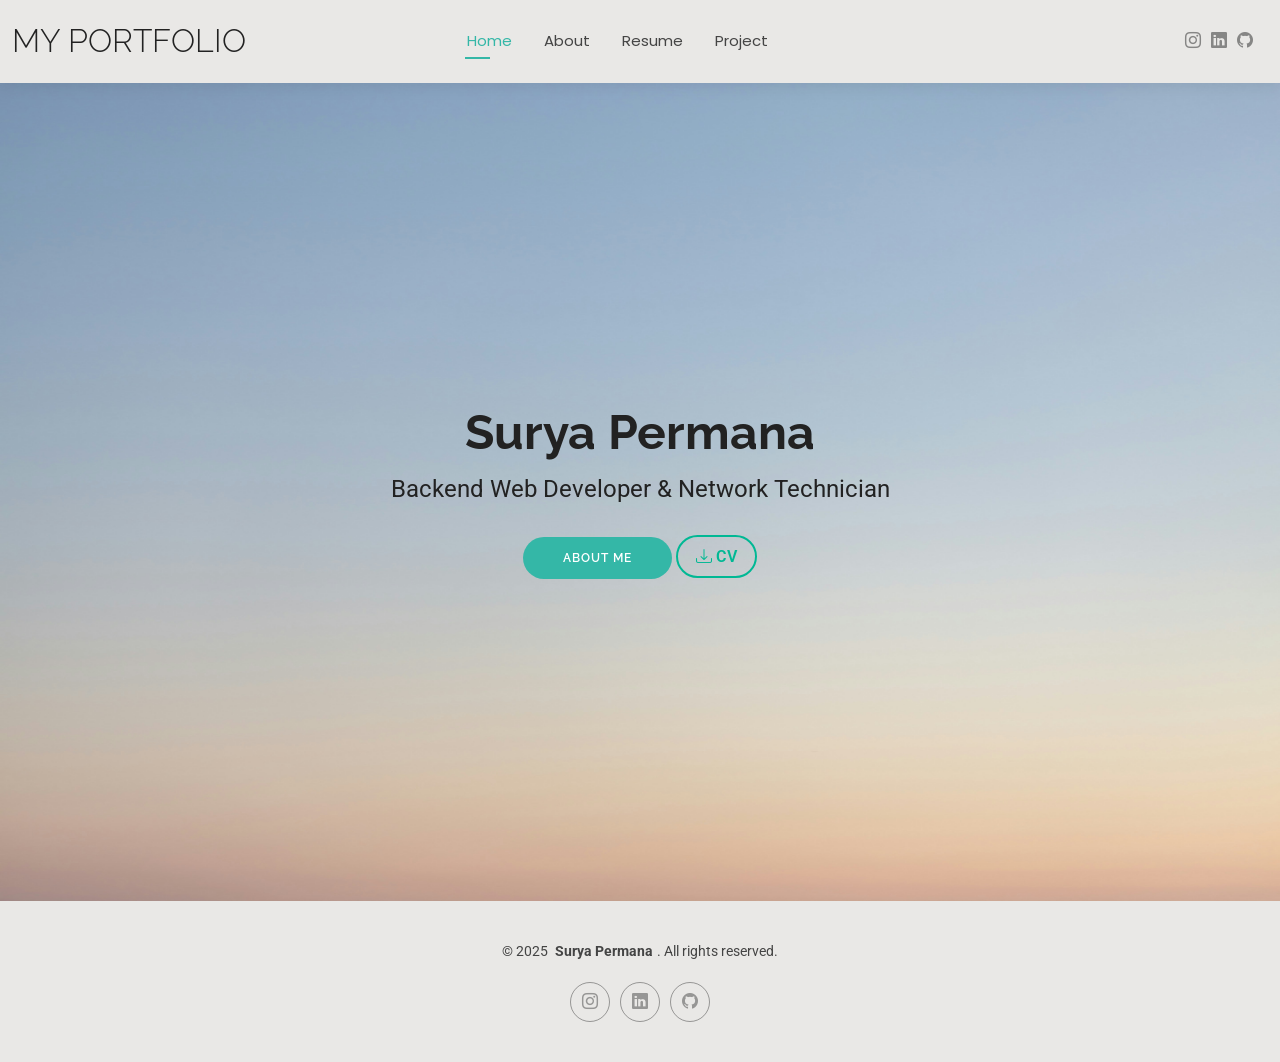
<file: index.html>
<!DOCTYPE html>
<html lang="en">
  <head>
    <meta charset="utf-8" />
    <meta content="width=device-width, initial-scale=1.0" name="viewport" />
    <title>Portfolio - Surya Permana</title>
    <meta name="description" content="" />
    <meta name="keywords" content="" />

    <!-- Favicons -->
    <link href="assets/img/favicon.png" rel="icon" />
    <link href="assets/img/apple-touch-icon.png" rel="apple-touch-icon" />

    <!-- Fonts -->
    <link href="https://fonts.googleapis.com" rel="preconnect" />
    <link href="https://fonts.gstatic.com" rel="preconnect" crossorigin />
    <link
      href="https://fonts.googleapis.com/css2?family=Roboto:ital,wght@0,100;0,300;0,400;0,500;0,700;0,900;1,100;1,300;1,400;1,500;1,700;1,900&family=Poppins:ital,wght@0,100;0,200;0,300;0,400;0,500;0,600;0,700;0,800;0,900;1,100;1,200;1,300;1,400;1,500;1,600;1,700;1,800;1,900&family=Raleway:ital,wght@0,100;0,200;0,300;0,400;0,500;0,600;0,700;0,800;0,900;1,100;1,200;1,300;1,400;1,500;1,600;1,700;1,800;1,900&display=swap"
      rel="stylesheet"
    />

    <!-- Vendor CSS Files -->
    <link
      href="assets/vendor/bootstrap/css/bootstrap.min.css"
      rel="stylesheet"
    />
    <link
      href="assets/vendor/bootstrap-icons/bootstrap-icons.css"
      rel="stylesheet"
    />
    <link href="assets/vendor/aos/aos.css" rel="stylesheet" />
    <link href="assets/vendor/swiper/swiper-bundle.min.css" rel="stylesheet" />
    <link
      href="assets/vendor/glightbox/css/glightbox.min.css"
      rel="stylesheet"
    />

    <!-- Main CSS File -->
    <link href="assets/css/main.css" rel="stylesheet" />
  </head>

  <body class="index-page">
    <header
      id="header"
      class="header d-flex align-items-center light-background sticky-top"
    >
      <div class="container-fluid position-relative d-flex align-items-center">
        <a
          href="index.html"
          class="logo d-flex align-items-center me-auto me-xl-0"
        >
          <!-- Uncomment the line below if you also wish to use an image logo -->
          <!-- <img src="assets/img/logo.png" alt=""> -->
          <h1 class="sitename">MY Portfolio</h1>
        </a>

        <nav id="navmenu" class="navmenu mx-auto">
          <ul>
            <li><a href="index.html" class="active">Home</a></li>
            <li><a href="about.html">About</a></li>
            <li><a href="resume.html">Resume</a></li>
            <li><a href="portfolio.html">Project</a></li>
          </ul>
          <i class="mobile-nav-toggle d-xl-none bi bi-list"></i>
        </nav>

        <div class="header-social-links ms-auto">
          <a href="https://www.instagram.com/xsuryaax/" class="instagram"
            ><i class="bi bi-instagram"></i
          ></a>
          <a
            href="https://www.linkedin.com/in/surya-permana-0319a622b/"
            class="linkedin"
            ><i class="bi bi-linkedin"></i
          ></a>
          <a href="https://github.com/xsuryaax" class="github"
            ><i class="bi bi-github"></i
          ></a>
        </div>
      </div>
    </header>

    <main class="main">
      <!-- Hero Section -->
      <section id="hero" class="hero section">
        <img src="assets/img/hero-bg1.jpg" alt="" data-aos="fade-in" />

        <div
          class="container text-center"
          data-aos="zoom-out"
          data-aos-delay="100"
        >
          <div class="row justify-content-center">
            <div class="col-lg-8">
              <h2>Surya Permana</h2>
              <p>Backend Web Developer & Network Technician</p>
              <a href="about.html" class="btn-get-started">About Me</a>
              <a
                href="assets\files\CV SURYA PERMANA.pdf"
                class="btn-outline"
                download
              >
                <i class="bi bi-download me-1"></i>CV
              </a>
            </div>
          </div>
        </div>
      </section>
      <!-- /Hero Section -->
    </main>

    <footer id="footer" class="footer light-background">
      <div class="container">
        <div class="copyright text-center">
          <p>
            © 2025 <strong class="px-1 sitename">Surya Permana</strong>. All
            rights reserved.
          </p>
        </div>
        <div class="social-links d-flex justify-content-center">
          <a href="https://www.instagram.com/xsuryaax/" class="instagram"
            ><i class="bi bi-instagram"></i
          ></a>
          <a
            href="https://www.linkedin.com/in/surya-permana-0319a622b/"
            class="linkedin"
            ><i class="bi bi-linkedin"></i
          ></a>
          <a href="https://github.com/xsuryaax" class="github"
            ><i class="bi bi-github"></i
          ></a>
        </div>
      </div>
    </footer>

    <!-- Scroll Top -->
    <a
      href="#"
      id="scroll-top"
      class="scroll-top d-flex align-items-center justify-content-center"
      ><i class="bi bi-arrow-up-short"></i
    ></a>

    <!-- Preloader -->
    <div id="preloader"></div>

    <!-- Vendor JS Files -->
    <script src="assets/vendor/bootstrap/js/bootstrap.bundle.min.js"></script>
    <script src="assets/vendor/php-email-form/validate.js"></script>
    <script src="assets/vendor/aos/aos.js"></script>
    <script src="assets/vendor/waypoints/noframework.waypoints.js"></script>
    <script src="assets/vendor/purecounter/purecounter_vanilla.js"></script>
    <script src="assets/vendor/swiper/swiper-bundle.min.js"></script>
    <script src="assets/vendor/glightbox/js/glightbox.min.js"></script>
    <script src="assets/vendor/imagesloaded/imagesloaded.pkgd.min.js"></script>
    <script src="assets/vendor/isotope-layout/isotope.pkgd.min.js"></script>

    <!-- Main JS File -->
    <script src="assets/js/main.js"></script>
  </body>
</html>
</file>
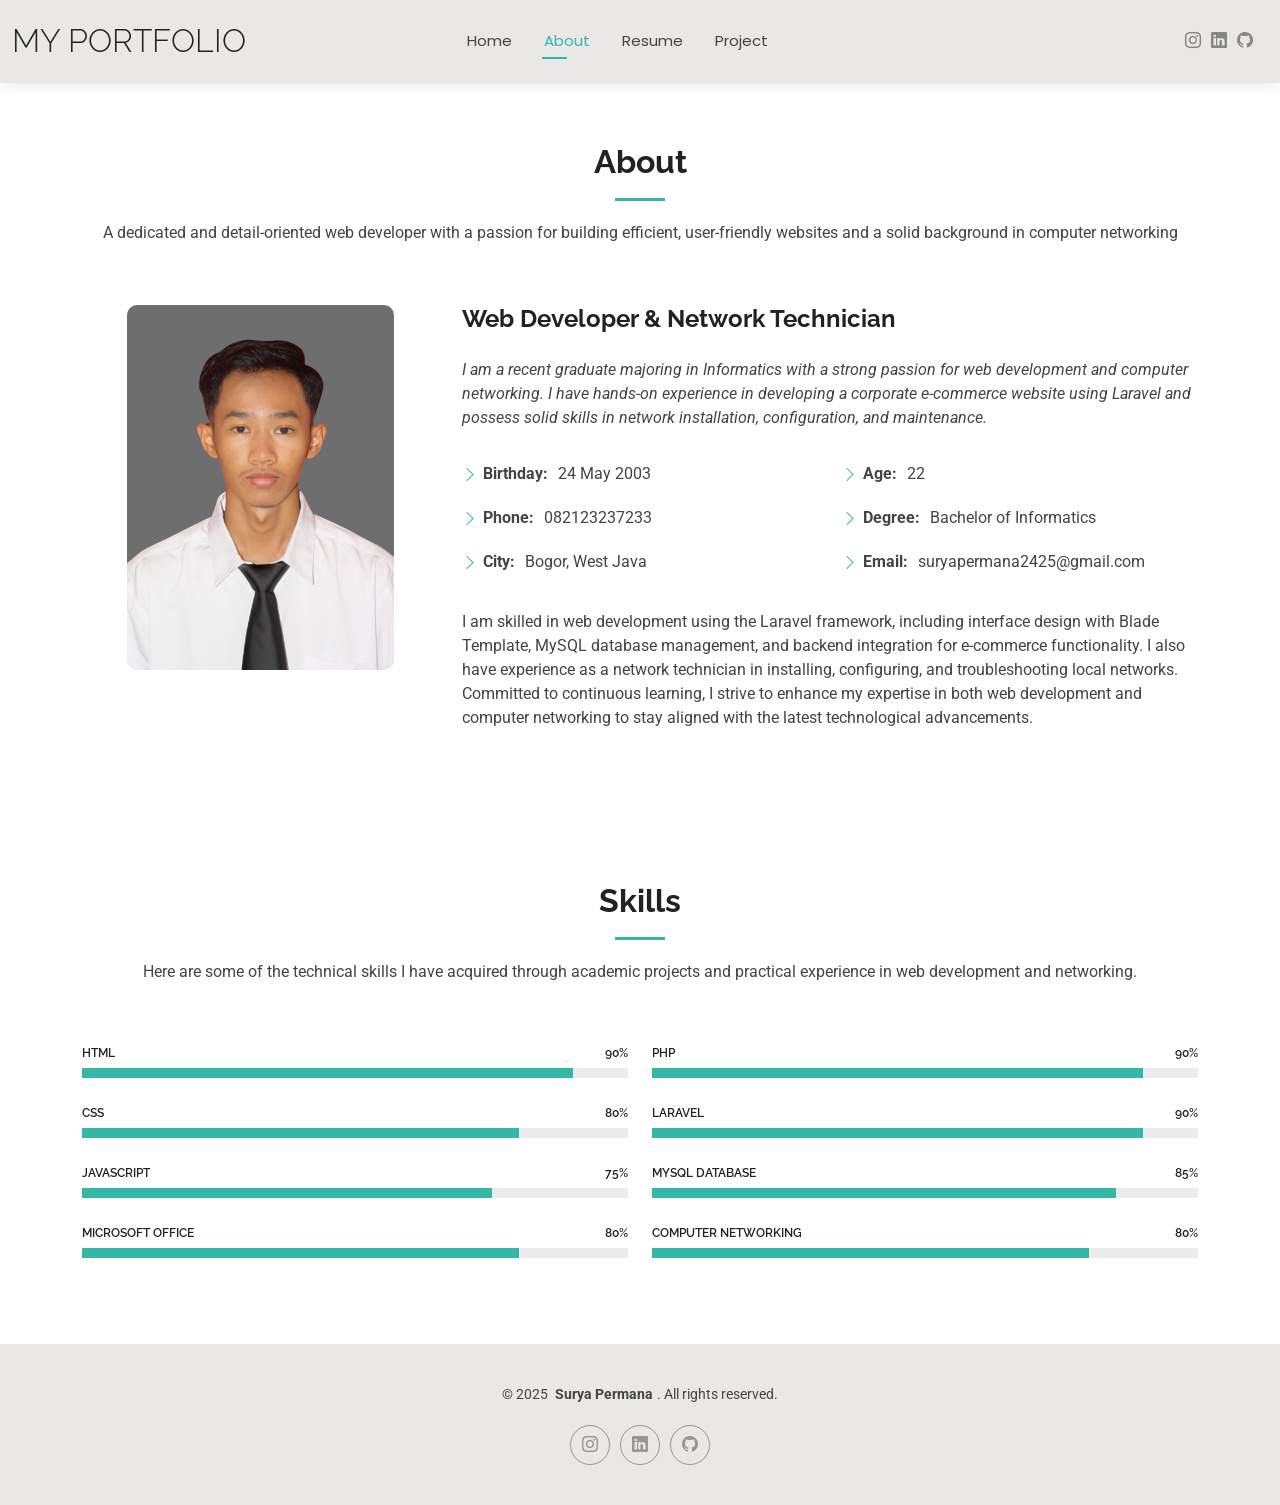
<file: about.html>
<!DOCTYPE html>
<html lang="en">
  <head>
    <meta charset="utf-8" />
    <meta content="width=device-width, initial-scale=1.0" name="viewport" />
    <title>About - Surya Permana</title>
    <meta name="description" content="" />
    <meta name="keywords" content="" />

    <!-- Favicons -->
    <link href="assets/img/favicon.png" rel="icon" />
    <link href="assets/img/apple-touch-icon.png" rel="apple-touch-icon" />

    <!-- Fonts -->
    <link href="https://fonts.googleapis.com" rel="preconnect" />
    <link href="https://fonts.gstatic.com" rel="preconnect" crossorigin />
    <link
      href="https://fonts.googleapis.com/css2?family=Roboto:ital,wght@0,100;0,300;0,400;0,500;0,700;0,900;1,100;1,300;1,400;1,500;1,700;1,900&family=Poppins:ital,wght@0,100;0,200;0,300;0,400;0,500;0,600;0,700;0,800;0,900;1,100;1,200;1,300;1,400;1,500;1,600;1,700;1,800;1,900&family=Raleway:ital,wght@0,100;0,200;0,300;0,400;0,500;0,600;0,700;0,800;0,900;1,100;1,200;1,300;1,400;1,500;1,600;1,700;1,800;1,900&display=swap"
      rel="stylesheet"
    />

    <!-- Vendor CSS Files -->
    <link
      href="assets/vendor/bootstrap/css/bootstrap.min.css"
      rel="stylesheet"
    />
    <link
      href="assets/vendor/bootstrap-icons/bootstrap-icons.css"
      rel="stylesheet"
    />
    <link href="assets/vendor/aos/aos.css" rel="stylesheet" />
    <link href="assets/vendor/swiper/swiper-bundle.min.css" rel="stylesheet" />
    <link
      href="assets/vendor/glightbox/css/glightbox.min.css"
      rel="stylesheet"
    />

    <!-- Main CSS File -->
    <link href="assets/css/main.css" rel="stylesheet" />
  </head>

  <body class="about-page">
    <header
      id="header"
      class="header d-flex align-items-center light-background sticky-top"
    >
      <div class="container-fluid position-relative d-flex align-items-center">
        <a
          href="index.html"
          class="logo d-flex align-items-center me-auto me-xl-0"
        >
          <!-- Uncomment the line below if you also wish to use an image logo -->
          <!-- <img src="assets/img/logo.png" alt=""> -->
          <h1 class="sitename">MY Portfolio</h1>
        </a>

        <nav id="navmenu" class="navmenu mx-auto">
          <ul>
            <li><a href="index.html">Home</a></li>
            <li><a href="about.html" class="active">About</a></li>
            <li><a href="resume.html">Resume</a></li>
            <li><a href="portfolio.html">Project</a></li>
          </ul>
          <i class="mobile-nav-toggle d-xl-none bi bi-list"></i>
        </nav>

        <div class="header-social-links ms-auto">
          <a href="https://www.instagram.com/xsuryaax/" class="instagram"
            ><i class="bi bi-instagram"></i
          ></a>
          <a
            href="https://www.linkedin.com/in/surya-permana-0319a622b/"
            class="linkedin"
            ><i class="bi bi-linkedin"></i
          ></a>
          <a href="https://github.com/xsuryaax" class="github"
            ><i class="bi bi-github"></i
          ></a>
        </div>
      </div>
    </header>

    <main class="main">
      <!-- About Section -->
      <section id="about" class="about section">
        <!-- Section Title -->
        <div class="container section-title" data-aos="fade-up">
          <h2>About</h2>
          <p>
            A dedicated and detail-oriented web developer with a passion for
            building efficient, user-friendly websites and a solid background in
            computer networking
          </p>
        </div>
        <!-- End Section Title -->

        <div class="container" data-aos="fade-up" data-aos-delay="100">
          <div class="row gy-4 justify-content-center">
            <div class="col-lg-4">
              <img
                src="assets/img/profile-img1.png"
                class="img-fluid"
                alt=""
                style="
                  max-width: 75%;
                  height: auto;
                  border-radius: 10px;
                  display: block;
                  margin: 0 auto;
                "
              />
            </div>
            <div class="col-lg-8 content">
              <h2>Web Developer &amp; Network Technician</h2>
              <p class="fst-italic py-3">
                I am a recent graduate majoring in Informatics with a strong
                passion for web development and computer networking. I have
                hands-on experience in developing a corporate e-commerce website
                using Laravel and possess solid skills in network installation,
                configuration, and maintenance.
              </p>
              <div class="row">
                <div class="col-lg-6">
                  <ul>
                    <li>
                      <i class="bi bi-chevron-right"></i>
                      <strong>Birthday:</strong> <span>24 May 2003</span>
                    </li>
                    <li>
                      <i class="bi bi-chevron-right"></i>
                      <strong>Phone:</strong> <span>082123237233</span>
                    </li>
                    <li>
                      <i class="bi bi-chevron-right"></i>
                      <strong>City:</strong> <span>Bogor, West Java</span>
                    </li>
                  </ul>
                </div>
                <div class="col-lg-6">
                  <ul>
                    <li>
                      <i class="bi bi-chevron-right"></i> <strong>Age:</strong>
                      <span>22</span>
                    </li>
                    <li>
                      <i class="bi bi-chevron-right"></i>
                      <strong>Degree:</strong>
                      <span>Bachelor of Informatics</span>
                    </li>
                    <li>
                      <i class="bi bi-chevron-right"></i>
                      <strong>Email:</strong>
                      <span>suryapermana2425@gmail.com</span>
                    </li>
                  </ul>
                </div>
              </div>
              <p class="py-3">
                I am skilled in web development using the Laravel framework,
                including interface design with Blade Template, MySQL database
                management, and backend integration for e-commerce
                functionality. I also have experience as a network technician in
                installing, configuring, and troubleshooting local networks.
                Committed to continuous learning, I strive to enhance my
                expertise in both web development and computer networking to
                stay aligned with the latest technological advancements.
              </p>
            </div>
          </div>
        </div>
      </section>
      <!-- /About Section -->

      <!-- Skills Section -->
      <section id="skills" class="skills section">
        <!-- Section Title -->
        <div class="container section-title" data-aos="fade-up">
          <h2>Skills</h2>
          <p>
            Here are some of the technical skills I have acquired through
            academic projects and practical experience in web development and
            networking.
          </p>
        </div>
        <!-- End Section Title -->

        <div class="container" data-aos="fade-up" data-aos-delay="100">
          <div class="row skills-content skills-animation">
            <div class="col-lg-6">
              <div class="progress">
                <span class="skill"
                  ><span>HTML</span> <i class="val">90%</i></span
                >
                <div class="progress-bar-wrap">
                  <div
                    class="progress-bar"
                    role="progressbar"
                    aria-valuenow="90"
                    aria-valuemin="0"
                    aria-valuemax="100"
                  ></div>
                </div>
              </div>
              <!-- End Skills Item -->

              <div class="progress">
                <span class="skill"
                  ><span>CSS</span> <i class="val">80%</i></span
                >
                <div class="progress-bar-wrap">
                  <div
                    class="progress-bar"
                    role="progressbar"
                    aria-valuenow="80"
                    aria-valuemin="0"
                    aria-valuemax="100"
                  ></div>
                </div>
              </div>
              <!-- End Skills Item -->

              <div class="progress">
                <span class="skill"
                  ><span>JavaScript</span> <i class="val">75%</i></span
                >
                <div class="progress-bar-wrap">
                  <div
                    class="progress-bar"
                    role="progressbar"
                    aria-valuenow="75"
                    aria-valuemin="0"
                    aria-valuemax="100"
                  ></div>
                </div>
              </div>
              <!-- End Skills Item -->

              <div class="progress">
                <span class="skill"
                  ><span>Microsoft Office</span> <i class="val">80%</i></span
                >
                <div class="progress-bar-wrap">
                  <div
                    class="progress-bar"
                    role="progressbar"
                    aria-valuenow="80"
                    aria-valuemin="0"
                    aria-valuemax="100"
                  ></div>
                </div>
              </div>
              <!-- End Skills Item -->
            </div>

            <div class="col-lg-6">
              <div class="progress">
                <span class="skill"
                  ><span>PHP</span> <i class="val">90%</i></span
                >
                <div class="progress-bar-wrap">
                  <div
                    class="progress-bar"
                    role="progressbar"
                    aria-valuenow="90"
                    aria-valuemin="0"
                    aria-valuemax="100"
                  ></div>
                </div>
              </div>
              <!-- End Skills Item -->

              <div class="progress">
                <span class="skill"
                  ><span>Laravel</span> <i class="val">90%</i></span
                >
                <div class="progress-bar-wrap">
                  <div
                    class="progress-bar"
                    role="progressbar"
                    aria-valuenow="90"
                    aria-valuemin="0"
                    aria-valuemax="100"
                  ></div>
                </div>
              </div>
              <!-- End Skills Item -->

              <div class="progress">
                <span class="skill"
                  ><span>MySQL Database</span> <i class="val">85%</i></span
                >
                <div class="progress-bar-wrap">
                  <div
                    class="progress-bar"
                    role="progressbar"
                    aria-valuenow="85"
                    aria-valuemin="0"
                    aria-valuemax="100"
                  ></div>
                </div>
              </div>
              <!-- End Skills Item -->

              <div class="progress">
                <span class="skill"
                  ><span>Computer Networking</span> <i class="val">80%</i></span
                >
                <div class="progress-bar-wrap">
                  <div
                    class="progress-bar"
                    role="progressbar"
                    aria-valuenow="80"
                    aria-valuemin="0"
                    aria-valuemax="100"
                  ></div>
                </div>
              </div>
              <!-- End Skills Item -->
            </div>
          </div>
        </div>
      </section>
      <!-- /Skills Section -->
    </main>

    <footer id="footer" class="footer light-background">
      <div class="container">
        <div class="copyright text-center">
          <p>© 2025 <strong class="px-1 sitename">Surya Permana</strong>. All rights reserved.</p>
        </div>
        <div class="social-links d-flex justify-content-center">
          <a href="https://www.instagram.com/xsuryaax/" class="instagram"
            ><i class="bi bi-instagram"></i
          ></a>
          <a
            href="https://www.linkedin.com/in/surya-permana-0319a622b/"
            class="linkedin"
            ><i class="bi bi-linkedin"></i
          ></a>
          <a href="https://github.com/xsuryaax" class="github"
            ><i class="bi bi-github"></i
          ></a>
        </div>
      </div>
    </footer>

    <!-- Scroll Top -->
    <a
      href="#"
      id="scroll-top"
      class="scroll-top d-flex align-items-center justify-content-center"
      ><i class="bi bi-arrow-up-short"></i
    ></a>

    <!-- Preloader -->
    <div id="preloader"></div>

    <!-- Vendor JS Files -->
    <script src="assets/vendor/bootstrap/js/bootstrap.bundle.min.js"></script>
    <script src="assets/vendor/php-email-form/validate.js"></script>
    <script src="assets/vendor/aos/aos.js"></script>
    <script src="assets/vendor/waypoints/noframework.waypoints.js"></script>
    <script src="assets/vendor/purecounter/purecounter_vanilla.js"></script>
    <script src="assets/vendor/swiper/swiper-bundle.min.js"></script>
    <script src="assets/vendor/glightbox/js/glightbox.min.js"></script>
    <script src="assets/vendor/imagesloaded/imagesloaded.pkgd.min.js"></script>
    <script src="assets/vendor/isotope-layout/isotope.pkgd.min.js"></script>

    <!-- Main JS File -->
    <script src="assets/js/main.js"></script>
  </body>
</html>
</file>
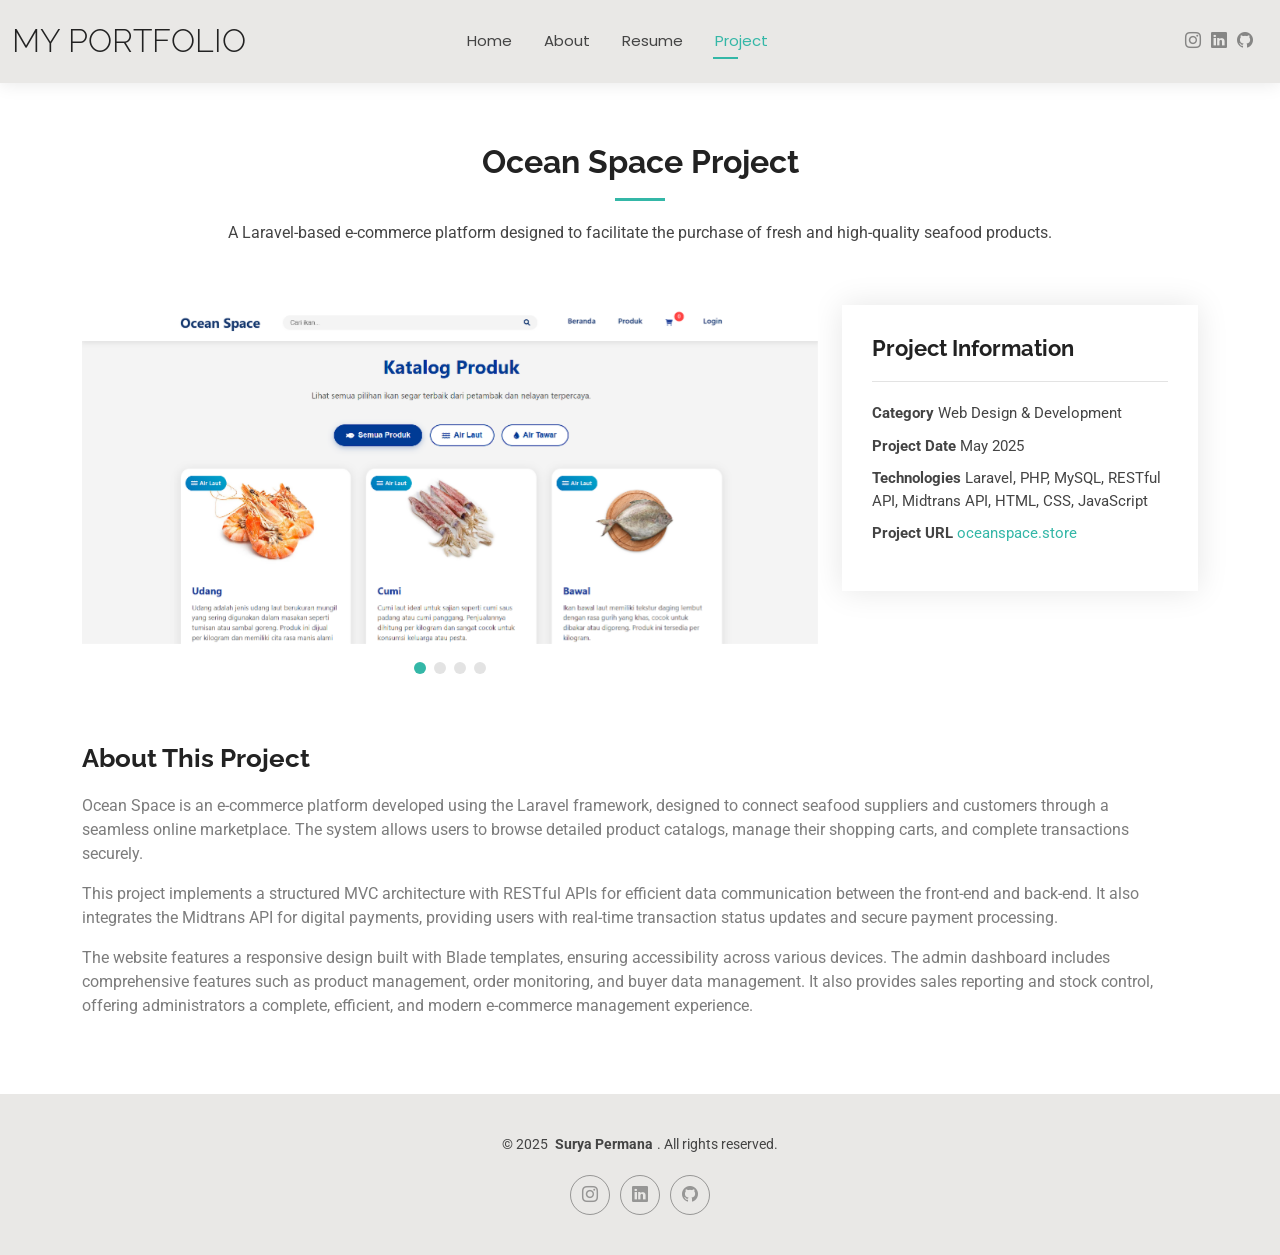
<file: portfolio-details.html>
<!DOCTYPE html>
<html lang="en">
  <head>
    <meta charset="utf-8" />
    <meta content="width=device-width, initial-scale=1.0" name="viewport" />
    <title>Project - Surya Permana</title>
    <meta name="description" content="" />
    <meta name="keywords" content="" />

    <!-- Favicons -->
    <link href="assets/img/favicon.png" rel="icon" />
    <link href="assets/img/apple-touch-icon.png" rel="apple-touch-icon" />

    <!-- Fonts -->
    <link href="https://fonts.googleapis.com" rel="preconnect" />
    <link href="https://fonts.gstatic.com" rel="preconnect" crossorigin />
    <link
      href="https://fonts.googleapis.com/css2?family=Roboto:ital,wght@0,100;0,300;0,400;0,500;0,700;0,900;1,100;1,300;1,400;1,500;1,700;1,900&family=Poppins:ital,wght@0,100;0,200;0,300;0,400;0,500;0,600;0,700;0,800;0,900;1,100;1,200;1,300;1,400;1,500;1,600;1,700;1,800;1,900&family=Raleway:ital,wght@0,100;0,200;0,300;0,400;0,500;0,600;0,700;0,800;0,900;1,100;1,200;1,300;1,400;1,500;1,600;1,700;1,800;1,900&display=swap"
      rel="stylesheet"
    />

    <!-- Vendor CSS Files -->
    <link
      href="assets/vendor/bootstrap/css/bootstrap.min.css"
      rel="stylesheet"
    />
    <link
      href="assets/vendor/bootstrap-icons/bootstrap-icons.css"
      rel="stylesheet"
    />
    <link href="assets/vendor/aos/aos.css" rel="stylesheet" />
    <link href="assets/vendor/swiper/swiper-bundle.min.css" rel="stylesheet" />
    <link
      href="assets/vendor/glightbox/css/glightbox.min.css"
      rel="stylesheet"
    />

    <!-- Main CSS File -->
    <link href="assets/css/main.css" rel="stylesheet" />
  </head>

  <body class="portfolio-details-page">
    <header
      id="header"
      class="header d-flex align-items-center light-background sticky-top"
    >
      <div class="container-fluid position-relative d-flex align-items-center">
        <a
          href="index.html"
          class="logo d-flex align-items-center me-auto me-xl-0"
        >
          <!-- Uncomment the line below if you also wish to use an image logo -->
          <!-- <img src="assets/img/logo.png" alt=""> -->
          <h1 class="sitename">MY Portfolio</h1>
        </a>

        <nav id="navmenu" class="navmenu mx-auto">
          <ul>
            <li><a href="index.html">Home</a></li>
            <li><a href="about.html">About</a></li>
            <li><a href="resume.html">Resume</a></li>
            <li><a href="portfolio.html" class="active">Project</a></li>
          </ul>
          <i class="mobile-nav-toggle d-xl-none bi bi-list"></i>
        </nav>

        <div class="header-social-links ms-auto">
          <a href="https://www.instagram.com/xsuryaax/" class="instagram"
            ><i class="bi bi-instagram"></i
          ></a>
          <a
            href="https://www.linkedin.com/in/surya-permana-0319a622b/"
            class="linkedin"
            ><i class="bi bi-linkedin"></i
          ></a>
          <a href="https://github.com/xsuryaax" class="github"
            ><i class="bi bi-github"></i
          ></a>
        </div>
      </div>
    </header>

    <main class="main">
      <!-- Portfolio Details Section -->
      <section id="portfolio-details" class="portfolio-details section">
        <!-- Section Title -->
        <div class="container section-title" data-aos="fade-up">
          <h2>Ocean Space Project</h2>
          <p>
            A Laravel-based e-commerce platform designed to facilitate the
            purchase of fresh and high-quality seafood products.
          </p>
        </div>
        <!-- End Section Title -->

        <div class="container" data-aos="fade-up" data-aos-delay="100">
          <div class="row gy-4">
            <div class="col-lg-8">
              <div class="portfolio-details-slider swiper init-swiper">
                <script type="application/json" class="swiper-config">
                  {
                    "loop": true,
                    "speed": 600,
                    "autoplay": {
                      "delay": 5000
                    },
                    "slidesPerView": "auto",
                    "pagination": {
                      "el": ".swiper-pagination",
                      "type": "bullets",
                      "clickable": true
                    }
                  }
                </script>

                <div class="swiper-wrapper align-items-center">
                  <div class="swiper-slide">
                    <img
                      src="assets/img/portfolio/oceanspace1.png"
                      alt="Ocean Space Homepage"
                    />
                  </div>

                  <div class="swiper-slide">
                    <img
                      src="assets/img/portfolio/oceanspace2.png"
                      alt="Ocean Space Product Catalog"
                    />
                  </div>

                  <div class="swiper-slide">
                    <img
                      src="assets/img/portfolio/oceanspace3.png"
                      alt="Ocean Space Product Details"
                    />
                  </div>

                  <div class="swiper-slide">
                    <img
                      src="assets/img/portfolio/oceanspace4.png"
                      alt="Ocean Space Shopping Cart"
                    />
                  </div>
                </div>
                <div class="swiper-pagination"></div>
              </div>
            </div>

            <div class="col-lg-4">
              <div
                class="portfolio-info"
                data-aos="fade-up"
                data-aos-delay="200"
              >
                <h3>Project Information</h3>
                <ul>
                  <li>
                    <strong>Category</strong>
                    <span>Web Design & Development</span>
                  </li>
                  <li><strong>Project Date</strong> <span>May 2025</span></li>
                  <li>
                    <strong>Technologies</strong>
                    <span
                      >Laravel, PHP, MySQL, RESTful API, Midtrans API, HTML,
                      CSS, JavaScript</span
                    >
                  </li>
                  <li>
                    <strong>Project URL</strong>
                    <a href="https://oceanspace.store" target="_blank">oceanspace.store</a>
                  </li>
                </ul>
              </div>
            </div>

            <div class="row mt-4">
              <div class="col-12">
                <div
                  class="portfolio-description"
                  data-aos="fade-up"
                  data-aos-delay="300"
                >
                  <h2>About This Project</h2>
                  <p>
                    Ocean Space is an e-commerce platform developed using the
                    Laravel framework, designed to connect seafood suppliers and
                    customers through a seamless online marketplace. The system
                    allows users to browse detailed product catalogs, manage
                    their shopping carts, and complete transactions securely.
                  </p>
                  <p>
                    This project implements a structured MVC architecture with
                    RESTful APIs for efficient data communication between the
                    front-end and back-end. It also integrates the Midtrans API
                    for digital payments, providing users with real-time
                    transaction status updates and secure payment processing.
                  </p>
                  <p>
                    The website features a responsive design built with Blade
                    templates, ensuring accessibility across various devices.
                    The admin dashboard includes comprehensive features such as
                    product management, order monitoring, and buyer data
                    management. It also provides sales reporting and stock
                    control, offering administrators a complete, efficient, and
                    modern e-commerce management experience.
                  </p>
                </div>
              </div>
            </div>
          </div>
        </div>
      </section>
      <!-- /Portfolio Details Section -->
    </main>

    <footer id="footer" class="footer light-background">
      <div class="container">
        <div class="copyright text-center">
          <p>© 2025 <strong class="px-1 sitename">Surya Permana</strong>. All rights reserved.</p>
        </div>
        <div class="social-links d-flex justify-content-center">
          <a href="https://www.instagram.com/xsuryaax/" class="instagram"
            ><i class="bi bi-instagram"></i
          ></a>
          <a
            href="https://www.linkedin.com/in/surya-permana-0319a622b/"
            class="linkedin"
            ><i class="bi bi-linkedin"></i
          ></a>
          <a href="https://github.com/xsuryaax" class="github"
            ><i class="bi bi-github"></i
          ></a>
        </div>
      </div>
    </footer>

    <!-- Scroll Top -->
    <a
      href="#"
      id="scroll-top"
      class="scroll-top d-flex align-items-center justify-content-center"
      ><i class="bi bi-arrow-up-short"></i
    ></a>

    <!-- Preloader -->
    <div id="preloader"></div>

    <!-- Vendor JS Files -->
    <script src="assets/vendor/bootstrap/js/bootstrap.bundle.min.js"></script>
    <script src="assets/vendor/php-email-form/validate.js"></script>
    <script src="assets/vendor/aos/aos.js"></script>
    <script src="assets/vendor/waypoints/noframework.waypoints.js"></script>
    <script src="assets/vendor/purecounter/purecounter_vanilla.js"></script>
    <script src="assets/vendor/swiper/swiper-bundle.min.js"></script>
    <script src="assets/vendor/glightbox/js/glightbox.min.js"></script>
    <script src="assets/vendor/imagesloaded/imagesloaded.pkgd.min.js"></script>
    <script src="assets/vendor/isotope-layout/isotope.pkgd.min.js"></script>

    <!-- Main JS File -->
    <script src="assets/js/main.js"></script>
  </body>
</html>
</file>
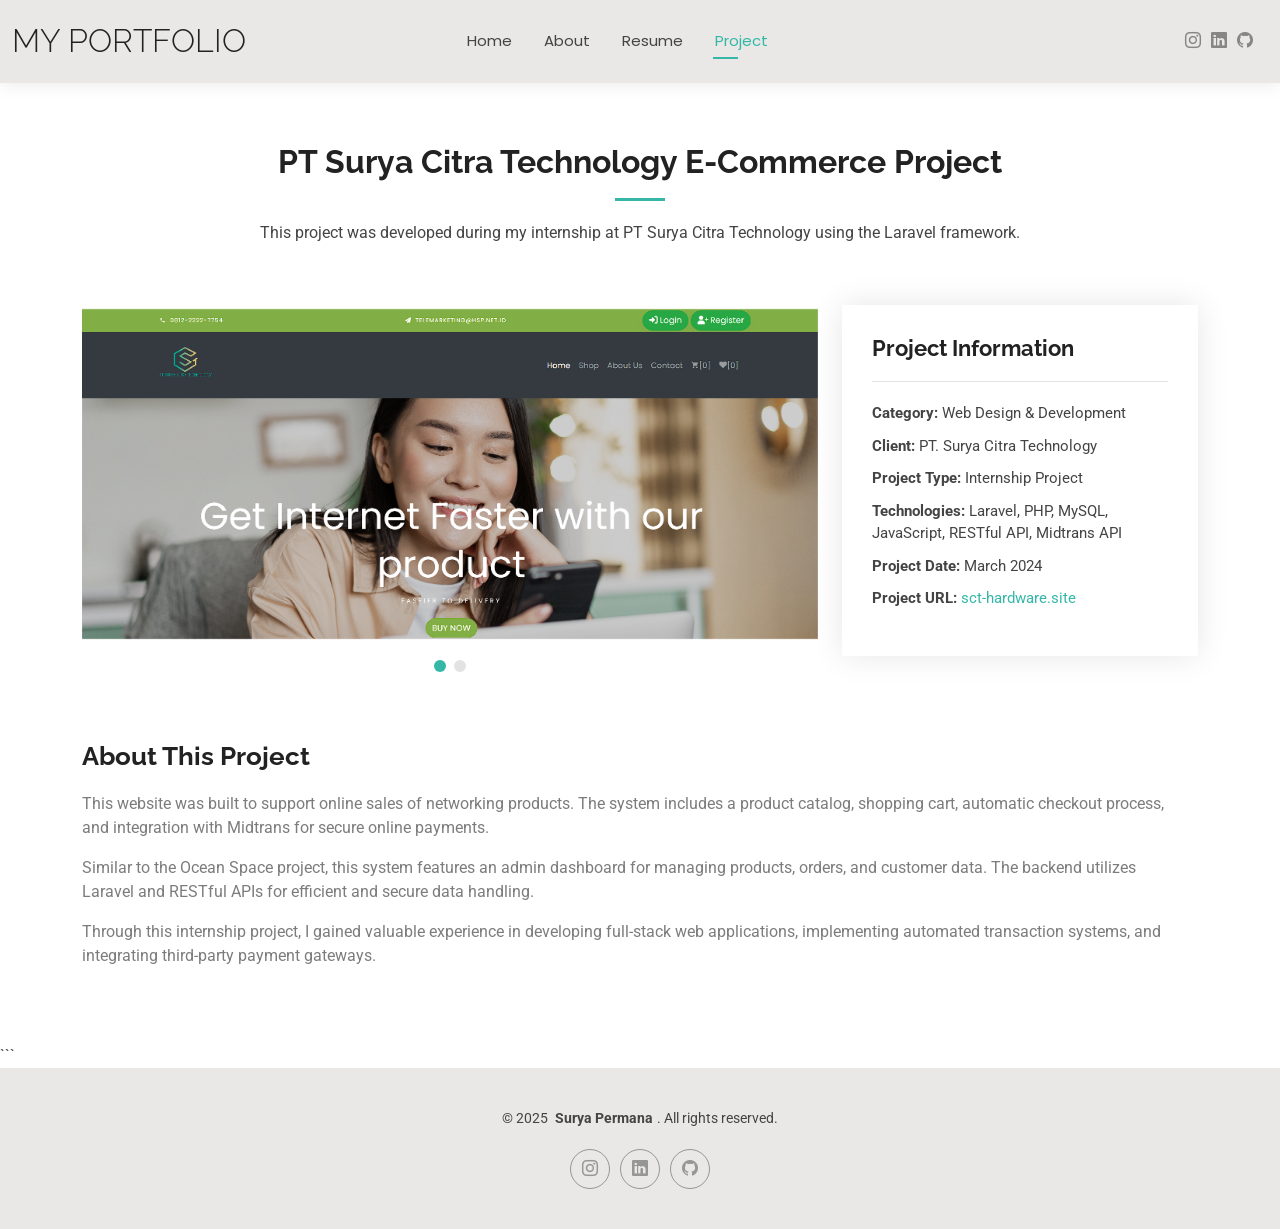
<file: portfolio-details1.html>
<!DOCTYPE html>
<html lang="en">
  <head>
    <meta charset="utf-8" />
    <meta content="width=device-width, initial-scale=1.0" name="viewport" />
    <title>Project - Surya Permana</title>
    <meta name="description" content="" />
    <meta name="keywords" content="" />

    <!-- Favicons -->
    <link href="assets/img/favicon.png" rel="icon" />
    <link href="assets/img/apple-touch-icon.png" rel="apple-touch-icon" />

    <!-- Fonts -->
    <link href="https://fonts.googleapis.com" rel="preconnect" />
    <link href="https://fonts.gstatic.com" rel="preconnect" crossorigin />
    <link
      href="https://fonts.googleapis.com/css2?family=Roboto:ital,wght@0,100;0,300;0,400;0,500;0,700;0,900;1,100;1,300;1,400;1,500;1,700;1,900&family=Poppins:ital,wght@0,100;0,200;0,300;0,400;0,500;0,600;0,700;0,800;0,900;1,100;1,200;1,300;1,400;1,500;1,600;1,700;1,800;1,900&family=Raleway:ital,wght@0,100;0,200;0,300;0,400;0,500;0,600;0,700;0,800;0,900;1,100;1,200;1,300;1,400;1,500;1,600;1,700;1,800;1,900&display=swap"
      rel="stylesheet"
    />

    <!-- Vendor CSS Files -->
    <link
      href="assets/vendor/bootstrap/css/bootstrap.min.css"
      rel="stylesheet"
    />
    <link
      href="assets/vendor/bootstrap-icons/bootstrap-icons.css"
      rel="stylesheet"
    />
    <link href="assets/vendor/aos/aos.css" rel="stylesheet" />
    <link href="assets/vendor/swiper/swiper-bundle.min.css" rel="stylesheet" />
    <link
      href="assets/vendor/glightbox/css/glightbox.min.css"
      rel="stylesheet"
    />

    <!-- Main CSS File -->
    <link href="assets/css/main.css" rel="stylesheet" />
  </head>

  <body class="portfolio-details-page">
    <header
      id="header"
      class="header d-flex align-items-center light-background sticky-top"
    >
      <div class="container-fluid position-relative d-flex align-items-center">
        <a
          href="index.html"
          class="logo d-flex align-items-center me-auto me-xl-0"
        >
          <!-- Uncomment the line below if you also wish to use an image logo -->
          <!-- <img src="assets/img/logo.png" alt=""> -->
          <h1 class="sitename">MY Portfolio</h1>
        </a>

        <nav id="navmenu" class="navmenu mx-auto">
          <ul>
            <li><a href="index.html">Home</a></li>
            <li><a href="about.html">About</a></li>
            <li><a href="resume.html">Resume</a></li>
            <li><a href="portfolio.html" class="active">Project</a></li>
          </ul>
          <i class="mobile-nav-toggle d-xl-none bi bi-list"></i>
        </nav>

        <div class="header-social-links ms-auto">
          <a href="https://www.instagram.com/xsuryaax/" class="instagram"
            ><i class="bi bi-instagram"></i
          ></a>
          <a
            href="https://www.linkedin.com/in/surya-permana-0319a622b/"
            class="linkedin"
            ><i class="bi bi-linkedin"></i
          ></a>
          <a href="https://github.com/xsuryaax" class="github"
            ><i class="bi bi-github"></i
          ></a>
        </div>
      </div>
    </header>

    <main class="main">
      <!-- Portfolio Details Section -->
      <section id="portfolio-details" class="portfolio-details section">
        <!-- Section Title -->
        <div class="container section-title" data-aos="fade-up">
          <h2>PT Surya Citra Technology E-Commerce Project</h2>
          <p>
            This project was developed during my internship at
            PT Surya Citra Technology using the
            Laravel framework.
          </p>
        </div>
        <!-- End Section Title -->

        <div class="container" data-aos="fade-up" data-aos-delay="100">
          <div class="row gy-4">
            <div class="col-lg-8">
              <div class="portfolio-details-slider swiper init-swiper">
                <script type="application/json" class="swiper-config">
                  {
                    "loop": true,
                    "speed": 600,
                    "autoplay": { "delay": 5000 },
                    "slidesPerView": "auto",
                    "pagination": {
                      "el": ".swiper-pagination",
                      "type": "bullets",
                      "clickable": true
                    }
                  }
                </script>

                <div class="swiper-wrapper align-items-center">
                  <div class="swiper-slide">
                    <img
                      src="assets/img/portfolio/sctecommerce1.png"
                      alt="SCT Admin Dashboard"
                    />
                  </div>

                  <div class="swiper-slide">
                    <img
                      src="assets/img/portfolio/sctecommerce2.png"
                      alt="SCT Product Page"
                    />
                  </div>
                </div>
                <div class="swiper-pagination"></div>
              </div>
            </div>

            <div class="col-lg-4">
              <div
                class="portfolio-info"
                data-aos="fade-up"
                data-aos-delay="200"
              >
                <h3>Project Information</h3>
                <ul>
                  <li><strong>Category:</strong> Web Design & Development</li>
                  <li><strong>Client:</strong> PT. Surya Citra Technology</li>
                  <li><strong>Project Type:</strong> Internship Project</li>
                  <li>
                    <strong>Technologies:</strong> Laravel, PHP, MySQL,
                    JavaScript, RESTful API, Midtrans API
                  </li>
                  <li><strong>Project Date:</strong> March 2024</li>
                  <li>
                    <strong>Project URL:</strong>
                    <a href="https://sct-hardware.site" target="_blank">sct-hardware.site</a>
                  </li>
                </ul>
              </div>
            </div>

            <div class="row mt-4">
              <div class="col-12">
                <div
                  class="portfolio-description"
                  data-aos="fade-up"
                  data-aos-delay="300"
                >
                  <h2>About This Project</h2>
                  <p>
                    This website was built to support online sales of networking
                    products. The system includes a product catalog, shopping
                    cart, automatic checkout process, and integration with
                    Midtrans for secure online payments.
                  </p>
                  <p>
                    Similar to the Ocean Space project, this
                    system features an admin dashboard for
                    managing products, orders, and customer data. The backend
                    utilizes Laravel and
                    RESTful APIs for efficient and secure data
                    handling.
                  </p>
                  <p>
                    Through this internship project, I gained valuable
                    experience in developing full-stack web applications,
                    implementing automated transaction systems, and integrating
                    third-party payment gateways.
                  </p>
                </div>
              </div>
            </div>
          </div>
        </div>
      </section>
      <!-- /Portfolio Details Section -->
    </main>
    ```

    <footer id="footer" class="footer light-background">
      <div class="container">
        <div class="copyright text-center">
          <p>© 2025 <strong class="px-1 sitename">Surya Permana</strong>. All rights reserved.</p>
        </div>
        <div class="social-links d-flex justify-content-center">
          <a href="https://www.instagram.com/xsuryaax/" class="instagram"
            ><i class="bi bi-instagram"></i
          ></a>
          <a
            href="https://www.linkedin.com/in/surya-permana-0319a622b/"
            class="linkedin"
            ><i class="bi bi-linkedin"></i
          ></a>
          <a href="https://github.com/xsuryaax" class="github"
            ><i class="bi bi-github"></i
          ></a>
        </div>
      </div>
    </footer>

    <!-- Scroll Top -->
    <a
      href="#"
      id="scroll-top"
      class="scroll-top d-flex align-items-center justify-content-center"
      ><i class="bi bi-arrow-up-short"></i
    ></a>

    <!-- Preloader -->
    <div id="preloader"></div>

    <!-- Vendor JS Files -->
    <script src="assets/vendor/bootstrap/js/bootstrap.bundle.min.js"></script>
    <script src="assets/vendor/php-email-form/validate.js"></script>
    <script src="assets/vendor/aos/aos.js"></script>
    <script src="assets/vendor/waypoints/noframework.waypoints.js"></script>
    <script src="assets/vendor/purecounter/purecounter_vanilla.js"></script>
    <script src="assets/vendor/swiper/swiper-bundle.min.js"></script>
    <script src="assets/vendor/glightbox/js/glightbox.min.js"></script>
    <script src="assets/vendor/imagesloaded/imagesloaded.pkgd.min.js"></script>
    <script src="assets/vendor/isotope-layout/isotope.pkgd.min.js"></script>

    <!-- Main JS File -->
    <script src="assets/js/main.js"></script>
  </body>
</html>
</file>
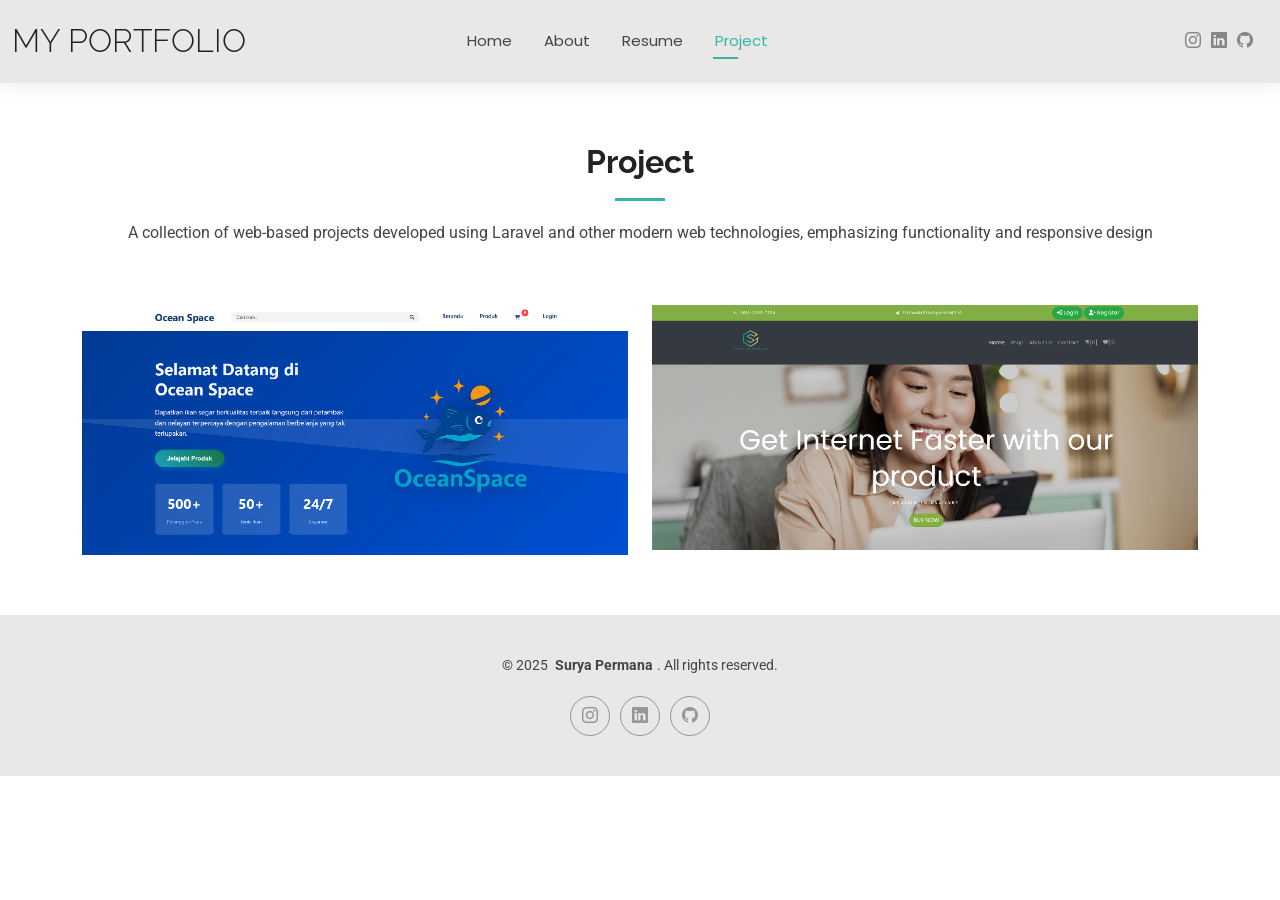
<file: portfolio.html>
<!DOCTYPE html>
<html lang="en">
  <head>
    <meta charset="utf-8" />
    <meta content="width=device-width, initial-scale=1.0" name="viewport" />
    <title>Project - Surya Permana</title>
    <meta name="description" content="" />
    <meta name="keywords" content="" />

    <!-- Favicons -->
    <link href="assets/img/favicon.png" rel="icon" />
    <link href="assets/img/apple-touch-icon.png" rel="apple-touch-icon" />

    <!-- Fonts -->
    <link href="https://fonts.googleapis.com" rel="preconnect" />
    <link href="https://fonts.gstatic.com" rel="preconnect" crossorigin />
    <link
      href="https://fonts.googleapis.com/css2?family=Roboto:ital,wght@0,100;0,300;0,400;0,500;0,700;0,900;1,100;1,300;1,400;1,500;1,700;1,900&family=Poppins:ital,wght@0,100;0,200;0,300;0,400;0,500;0,600;0,700;0,800;0,900;1,100;1,200;1,300;1,400;1,500;1,600;1,700;1,800;1,900&family=Raleway:ital,wght@0,100;0,200;0,300;0,400;0,500;0,600;0,700;0,800;0,900;1,100;1,200;1,300;1,400;1,500;1,600;1,700;1,800;1,900&display=swap"
      rel="stylesheet"
    />

    <!-- Vendor CSS Files -->
    <link
      href="assets/vendor/bootstrap/css/bootstrap.min.css"
      rel="stylesheet"
    />
    <link
      href="assets/vendor/bootstrap-icons/bootstrap-icons.css"
      rel="stylesheet"
    />
    <link href="assets/vendor/aos/aos.css" rel="stylesheet" />
    <link href="assets/vendor/swiper/swiper-bundle.min.css" rel="stylesheet" />
    <link
      href="assets/vendor/glightbox/css/glightbox.min.css"
      rel="stylesheet"
    />

    <!-- Main CSS File -->
    <link href="assets/css/main.css" rel="stylesheet" />
  </head>

  <body class="portfolio-page">
    <header
      id="header"
      class="header d-flex align-items-center light-background sticky-top"
    >
      <div class="container-fluid position-relative d-flex align-items-center">
        <a
          href="index.html"
          class="logo d-flex align-items-center me-auto me-xl-0"
        >
          <h1 class="sitename">MY Portfolio</h1>
        </a>

        <nav id="navmenu" class="navmenu mx-auto">
          <ul>
            <li><a href="index.html">Home</a></li>
            <li><a href="about.html">About</a></li>
            <li><a href="resume.html">Resume</a></li>
            <li><a href="portfolio.html" class="active">Project</a></li>
          </ul>
          <i class="mobile-nav-toggle d-xl-none bi bi-list"></i>
        </nav>

        <div class="header-social-links ms-auto">
          <a href="https://www.instagram.com/xsuryaax/" class="instagram"
            ><i class="bi bi-instagram"></i
          ></a>
          <a
            href="https://www.linkedin.com/in/surya-permana-0319a622b/"
            class="linkedin"
            ><i class="bi bi-linkedin"></i
          ></a>
          <a href="https://github.com/xsuryaax" class="github"
            ><i class="bi bi-github"></i
          ></a>
        </div>
      </div>
    </header>

    <main class="main">
      <!-- Portfolio Section -->
      <section id="portfolio" class="portfolio section">
        <!-- Section Title -->
        <div class="container section-title" data-aos="fade-up">
          <h2>Project</h2>
          <p>
            A collection of web-based projects developed using Laravel and other modern web technologies, emphasizing functionality and responsive design
          </p>
        </div>
        <!-- End Section Title -->

        <div class="container">
          <div class="row gy-4 justify-content-center" data-aos="fade-up" data-aos-delay="200">
            <div class="col-lg-6 col-md-6 portfolio-item">
              <img
                src="assets\img\masonry-portfolio\ocean_space.png"
                class="img-fluid"
                alt=""
              />
              <div class="portfolio-info">
                <h4>OCEAN SPACE</h4>
                <p>A Laravel-based e-commerce website built for my final thesis project, featuring product management, shopping cart, checkout system, and digital payment integration using Midtrans.</p>
                <a
                  href="assets\img\masonry-portfolio\ocean_space.png"
                  title="Ocean Space"
                  data-gallery="portfolio-gallery-app"
                  class="glightbox preview-link"
                  ><i class="bi bi-zoom-in"></i
                ></a>
                <a
                  href="portfolio-details.html"
                  title="Ocean Space"
                  class="details-link"
                  ><i class="bi bi-link-45deg"></i
                ></a>
              </div>
            </div>
            <!-- End Portfolio Item -->

            <div class="col-lg-6 col-md-6 portfolio-item">
              <img
                src="assets\img\masonry-portfolio\sct_ecommerce.png"
                class="img-fluid"
                alt=""
              />
              <div class="portfolio-info">
                <h4>SCT E-COMMERCE</h4>
                <p>A Laravel-based e-commerce website built for PT Surya Citra Teknologi, featuring product management, checkout system, and online payment integration.</p>
                <a
                  href="assets\img\masonry-portfolio\sct_ecommerce.png"
                  title="SCT E-Commerce"
                  data-gallery="portfolio-gallery-product"
                  class="glightbox preview-link"
                  ><i class="bi bi-zoom-in"></i
                ></a>
                <a
                  href="portfolio-details1.html"
                  title="More Details"
                  class="details-link"
                  ><i class="bi bi-link-45deg"></i
                ></a>
              </div>
            </div>
            <!-- End Portfolio Item -->
          </div>
        </div>
      </section>
      <!-- /Portfolio Section -->
    </main>

    <footer id="footer" class="footer light-background">
      <div class="container">
        <div class="copyright text-center">
          <p>© 2025 <strong class="px-1 sitename">Surya Permana</strong>. All rights reserved.</p>
        </div>
        <div class="social-links d-flex justify-content-center">
          <a href="https://www.instagram.com/xsuryaax/" class="instagram"
            ><i class="bi bi-instagram"></i
          ></a>
          <a
            href="https://www.linkedin.com/in/surya-permana-0319a622b/"
            class="linkedin"
            ><i class="bi bi-linkedin"></i
          ></a>
          <a href="https://github.com/xsuryaax" class="github"
            ><i class="bi bi-github"></i
          ></a>
        </div>
      </div>
    </footer>

    <!-- Scroll Top -->
    <a
      href="#"
      id="scroll-top"
      class="scroll-top d-flex align-items-center justify-content-center"
      ><i class="bi bi-arrow-up-short"></i
    ></a>

    <!-- Preloader -->
    <div id="preloader"></div>

    <!-- Vendor JS Files -->
    <script src="assets/vendor/bootstrap/js/bootstrap.bundle.min.js"></script>
    <script src="assets/vendor/php-email-form/validate.js"></script>
    <script src="assets/vendor/aos/aos.js"></script>
    <script src="assets/vendor/waypoints/noframework.waypoints.js"></script>
    <script src="assets/vendor/purecounter/purecounter_vanilla.js"></script>
    <script src="assets/vendor/swiper/swiper-bundle.min.js"></script>
    <script src="assets/vendor/glightbox/js/glightbox.min.js"></script>
    <script src="assets/vendor/imagesloaded/imagesloaded.pkgd.min.js"></script>
    <script src="assets/vendor/isotope-layout/isotope.pkgd.min.js"></script>

    <!-- Main JS File -->
    <script src="assets/js/main.js"></script>
  </body>
</html>
</file>
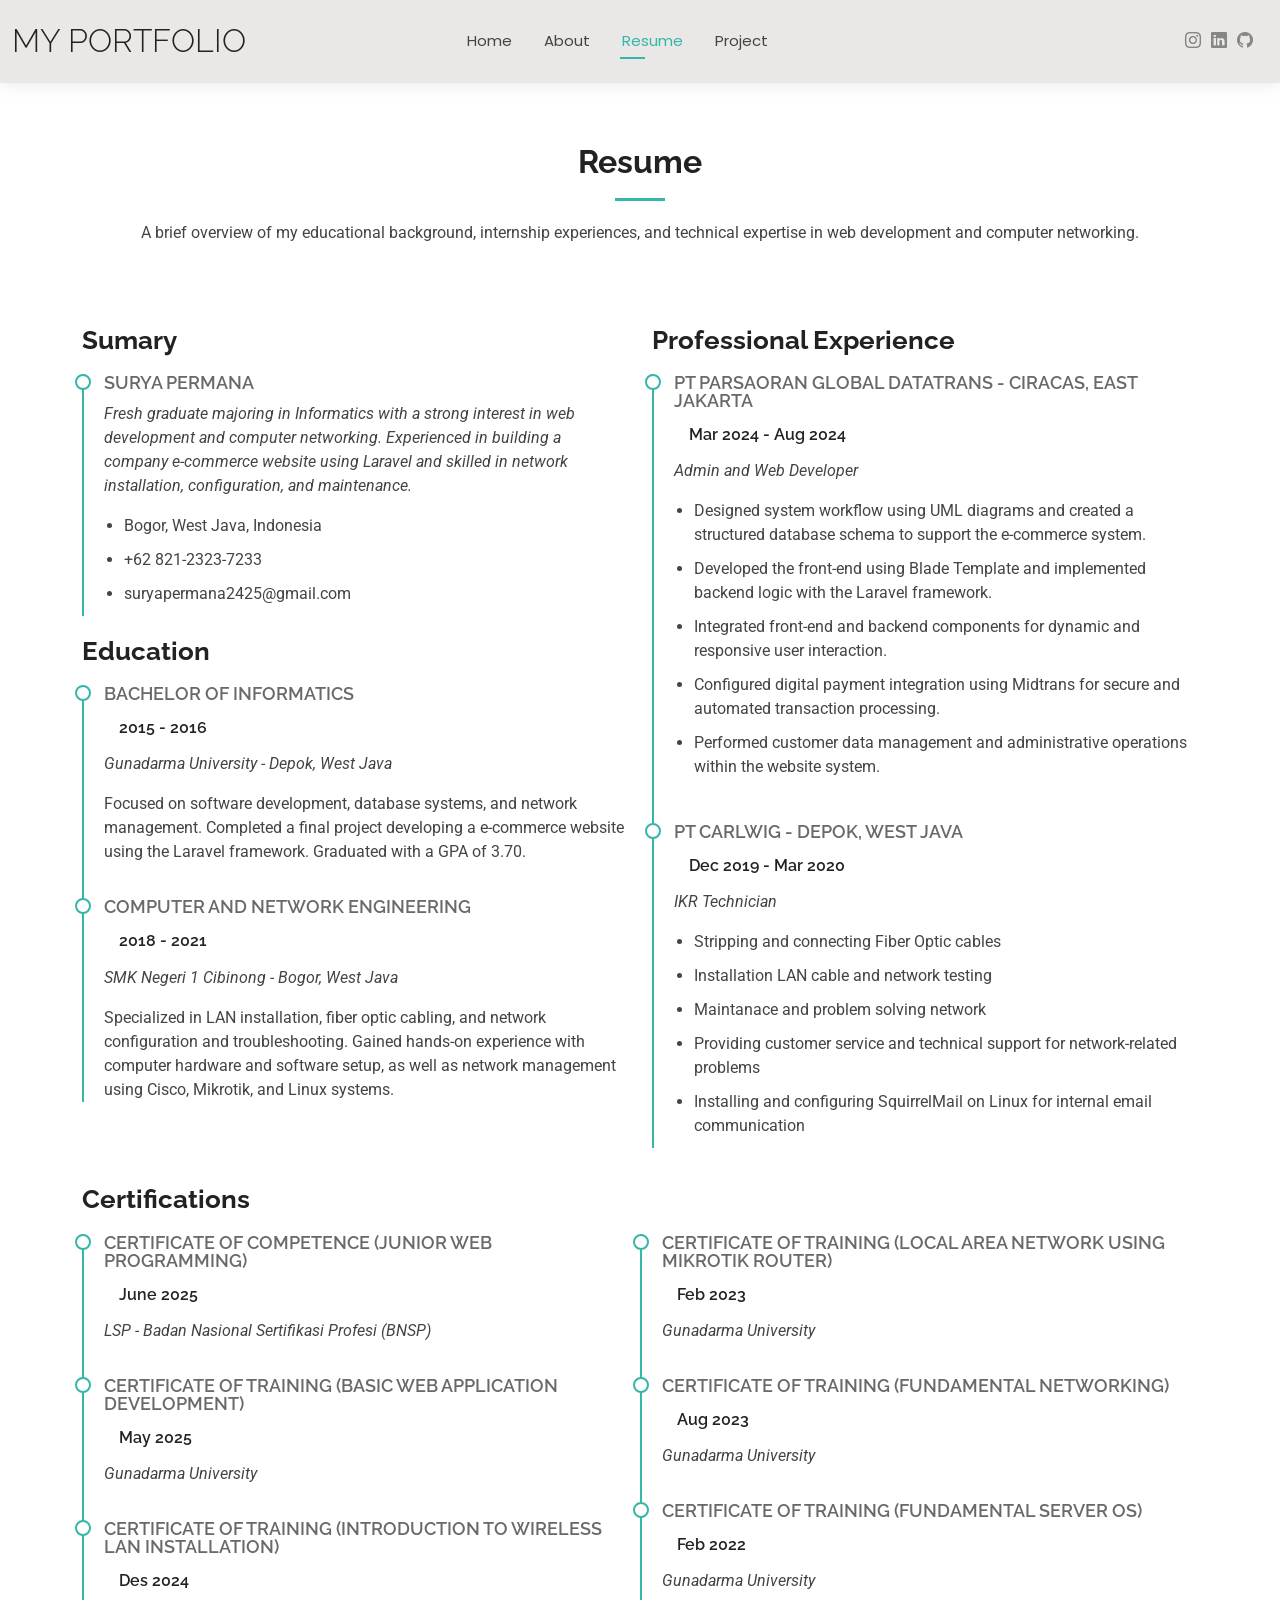
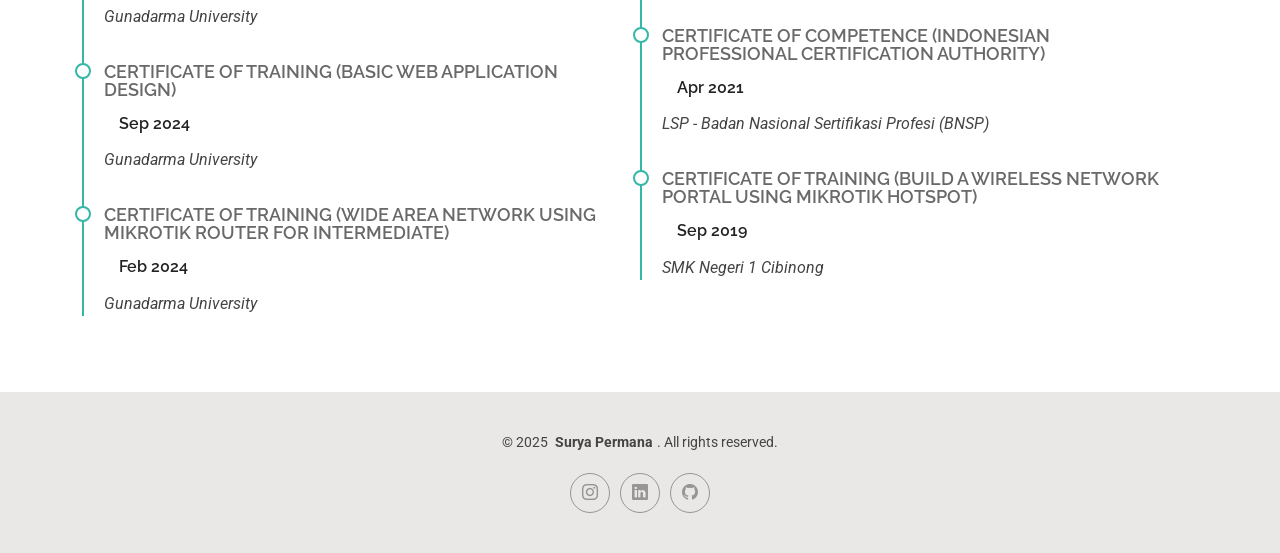
<file: resume.html>
<!DOCTYPE html>
<html lang="en">
  <head>
    <meta charset="utf-8" />
    <meta content="width=device-width, initial-scale=1.0" name="viewport" />
    <title>Resume - Surya Permana</title>
    <meta name="description" content="" />
    <meta name="keywords" content="" />

    <!-- Favicons -->
    <link href="assets/img/favicon.png" rel="icon" />
    <link href="assets/img/apple-touch-icon.png" rel="apple-touch-icon" />

    <!-- Fonts -->
    <link href="https://fonts.googleapis.com" rel="preconnect" />
    <link href="https://fonts.gstatic.com" rel="preconnect" crossorigin />
    <link
      href="https://fonts.googleapis.com/css2?family=Roboto:ital,wght@0,100;0,300;0,400;0,500;0,700;0,900;1,100;1,300;1,400;1,500;1,700;1,900&family=Poppins:ital,wght@0,100;0,200;0,300;0,400;0,500;0,600;0,700;0,800;0,900;1,100;1,200;1,300;1,400;1,500;1,600;1,700;1,800;1,900&family=Raleway:ital,wght@0,100;0,200;0,300;0,400;0,500;0,600;0,700;0,800;0,900;1,100;1,200;1,300;1,400;1,500;1,600;1,700;1,800;1,900&display=swap"
      rel="stylesheet"
    />

    <!-- Vendor CSS Files -->
    <link
      href="assets/vendor/bootstrap/css/bootstrap.min.css"
      rel="stylesheet"
    />
    <link
      href="assets/vendor/bootstrap-icons/bootstrap-icons.css"
      rel="stylesheet"
    />
    <link href="assets/vendor/aos/aos.css" rel="stylesheet" />
    <link href="assets/vendor/swiper/swiper-bundle.min.css" rel="stylesheet" />
    <link
      href="assets/vendor/glightbox/css/glightbox.min.css"
      rel="stylesheet"
    />

    <!-- Main CSS File -->
    <link href="assets/css/main.css" rel="stylesheet" />
  </head>

  <body class="resume-page">
    <header
      id="header"
      class="header d-flex align-items-center light-background sticky-top"
    >
      <div class="container-fluid position-relative d-flex align-items-center">
        <a
          href="index.html"
          class="logo d-flex align-items-center me-auto me-xl-0"
        >
          <!-- Uncomment the line below if you also wish to use an image logo -->
          <!-- <img src="assets/img/logo.png" alt=""> -->
          <h1 class="sitename">MY Portfolio</h1>
        </a>

        <nav id="navmenu" class="navmenu mx-auto">
          <ul>
            <li><a href="index.html">Home</a></li>
            <li><a href="about.html">About</a></li>
            <li><a href="resume.html" class="active">Resume</a></li>
            <li><a href="portfolio.html">Project</a></li>
          </ul>
          <i class="mobile-nav-toggle d-xl-none bi bi-list"></i>
        </nav>

        <div class="header-social-links ms-auto">
          <a href="https://www.instagram.com/xsuryaax/" class="instagram"
            ><i class="bi bi-instagram"></i
          ></a>
          <a
            href="https://www.linkedin.com/in/surya-permana-0319a622b/"
            class="linkedin"
            ><i class="bi bi-linkedin"></i
          ></a>
          <a href="https://github.com/xsuryaax" class="github"
            ><i class="bi bi-github"></i
          ></a>
        </div>
      </div>
    </header>

    <main class="main">
      <!-- Resume Section -->
      <section id="resume" class="resume section">
        <!-- Section Title -->
        <div class="container section-title" data-aos="fade-up">
          <h2>Resume</h2>
          <p>
            A brief overview of my educational background, internship
            experiences, and technical expertise in web development and computer
            networking.
          </p>
        </div>
        <!-- End Section Title -->

        <div class="container">
          <div class="row">
            <div class="col-lg-6" data-aos="fade-up" data-aos-delay="100">
              <h3 class="resume-title">Sumary</h3>

              <div class="resume-item pb-0">
                <h4>Surya Permana</h4>
                <p>
                  <em
                    >Fresh graduate majoring in Informatics with a strong
                    interest in web development and computer networking.
                    Experienced in building a company e-commerce website using
                    Laravel and skilled in network installation, configuration,
                    and maintenance.</em
                  >
                </p>
                <ul>
                  <li>Bogor, West Java, Indonesia</li>
                  <li>+62 821-2323-7233</li>
                  <li>suryapermana2425@gmail.com</li>
                </ul>
              </div>
              <!-- Edn Resume Item -->

              <h3 class="resume-title">Education</h3>
              <div class="resume-item">
                <h4>Bachelor of Informatics</h4>
                <h5>2015 - 2016</h5>
                <p><em>Gunadarma University - Depok, West Java</em></p>
                <p>
                  Focused on software development, database systems, and network
                  management. Completed a final project developing a e-commerce
                  website using the Laravel framework. Graduated with a GPA of
                  3.70.
                </p>
              </div>
              <!-- Edn Resume Item -->

              <div class="resume-item">
                <h4>Computer and Network Engineering</h4>
                <h5>2018 - 2021</h5>
                <p><em>SMK Negeri 1 Cibinong - Bogor, West Java</em></p>
                <p>
                  Specialized in LAN installation, fiber optic cabling, and
                  network configuration and troubleshooting. Gained hands-on
                  experience with computer hardware and software setup, as well
                  as network management using Cisco, Mikrotik, and Linux
                  systems.
                </p>
              </div>
              <!-- Edn Resume Item -->
            </div>

            <div class="col-lg-6" data-aos="fade-up" data-aos-delay="200">
              <h3 class="resume-title">Professional Experience</h3>
              <div class="resume-item">
                <h4>PT Parsaoran Global Datatrans - Ciracas, East Jakarta</h4>
                <h5>Mar 2024 - Aug 2024</h5>
                <p><em>Admin and Web Developer </em></p>
                <ul>
                  <li>
                    Designed system workflow using UML diagrams and created a
                    structured database schema to support the e-commerce system.
                  </li>
                  <li>
                    Developed the front-end using Blade Template and implemented
                    backend logic with the Laravel framework.
                  </li>
                  <li>
                    Integrated front-end and backend components for dynamic and
                    responsive user interaction.
                  </li>
                  <li>
                    Configured digital payment integration using Midtrans for
                    secure and automated transaction processing.
                  </li>
                  <li>
                    Performed customer data management and administrative
                    operations within the website system.
                  </li>
                </ul>
              </div>
              <!-- Edn Resume Item -->

              <div class="resume-item">
                <h4>PT Carlwig - Depok, West Java</h4>
                <h5>Dec 2019 - Mar 2020</h5>
                <p><em>IKR Technician</em></p>
                <ul>
                  <li>Stripping and connecting Fiber Optic cables</li>
                  <li>Installation LAN cable and network testing</li>
                  <li>Maintanace and problem solving network</li>
                  <li>
                    Providing customer service and technical support for
                    network-related problems
                  </li>
                  <li>
                    Installing and configuring SquirrelMail on Linux for
                    internal email communication
                  </li>
                </ul>
              </div>
              <!-- Edn Resume Item -->
            </div>

            <h3 class="resume-title">Certifications</h3>

            <div class="row">
              <div class="col-lg-6">
                <div class="resume-item">
                  <h4>Certificate of Competence (Junior Web Programming)</h4>
                  <h5>June 2025</h5>
                  <p>
                    <em>LSP - Badan Nasional Sertifikasi Profesi (BNSP)</em>
                  </p>
                </div>

                <div class="resume-item">
                  <h4>
                    Certificate of Training (Basic Web Application Development)
                  </h4>
                  <h5>May 2025</h5>
                  <p><em>Gunadarma University</em></p>
                </div>

                <div class="resume-item">
                  <h4>
                    Certificate of Training (Introduction to wireless LAN installation)
                  </h4>
                  <h5>Des 2024</h5>
                  <p><em>Gunadarma University</em></p>
                </div>

                <div class="resume-item">
                  <h4>
                    Certificate of Training (Basic Web Application Design)
                  </h4>
                  <h5>Sep 2024</h5>
                  <p><em>Gunadarma University</em></p>
                </div>

                <div class="resume-item">
                  <h4>
                    Certificate of Training (WIDE AREA NETWORK USING MIKROTIK ROUTER FOR INTERMEDIATE)
                  </h4>
                  <h5>Feb 2024</h5>
                  <p><em>Gunadarma University</em></p>
                </div>

              </div>

              <div class="col-lg-6">
                <div class="resume-item">
                  <h4>
                    Certificate of Training (LOCAL AREA NETWORK USING MIKROTIK ROUTER)
                  </h4>
                  <h5>Feb 2023</h5>
                  <p><em>Gunadarma University</em></p>
                </div>

                <div class="resume-item">
                  <h4>
                    Certificate of Training (FUNDAMENTAL NETWORKING)
                  </h4>
                  <h5>Aug 2023</h5>
                  <p><em>Gunadarma University</em></p>
                </div>

                <div class="resume-item">
                  <h4>
                    Certificate of Training (FUNDAMENTAL SERVER OS)
                  </h4>
                  <h5>Feb 2022</h5>
                  <p><em>Gunadarma University</em></p>
                </div>
                
                <div class="resume-item">
                  <h4>
                    Certificate of Competence (Indonesian Professional
                    Certification Authority)
                  </h4>
                  <h5>Apr 2021</h5>
                  <p>
                    <em>LSP - Badan Nasional Sertifikasi Profesi (BNSP)</em>
                  </p>
                </div>

                <div class="resume-item">
                  <h4>
                    Certificate of Training (Build a Wireless Network Portal
                    Using Mikrotik Hotspot)
                  </h4>
                  <h5>Sep 2019</h5>
                  <p><em>SMK Negeri 1 Cibinong</em></p>
                </div>
              </div>
            </div>
          </div>
        </div>
      </section>
      <!-- /Resume Section -->
    </main>

    <footer id="footer" class="footer light-background">
      <div class="container">
        <div class="copyright text-center">
          <p>
            © 2025 <strong class="px-1 sitename">Surya Permana</strong>. All
            rights reserved.
          </p>
        </div>
        <div class="social-links d-flex justify-content-center">
          <a href="https://www.instagram.com/xsuryaax/" class="instagram"
            ><i class="bi bi-instagram"></i
          ></a>
          <a
            href="https://www.linkedin.com/in/surya-permana-0319a622b/"
            class="linkedin"
            ><i class="bi bi-linkedin"></i
          ></a>
          <a href="https://github.com/xsuryaax" class="github"
            ><i class="bi bi-github"></i
          ></a>
        </div>
      </div>
    </footer>

    <!-- Scroll Top -->
    <a
      href="#"
      id="scroll-top"
      class="scroll-top d-flex align-items-center justify-content-center"
      ><i class="bi bi-arrow-up-short"></i
    ></a>

    <!-- Preloader -->
    <div id="preloader"></div>

    <!-- Vendor JS Files -->
    <script src="assets/vendor/bootstrap/js/bootstrap.bundle.min.js"></script>
    <script src="assets/vendor/php-email-form/validate.js"></script>
    <script src="assets/vendor/aos/aos.js"></script>
    <script src="assets/vendor/waypoints/noframework.waypoints.js"></script>
    <script src="assets/vendor/purecounter/purecounter_vanilla.js"></script>
    <script src="assets/vendor/swiper/swiper-bundle.min.js"></script>
    <script src="assets/vendor/glightbox/js/glightbox.min.js"></script>
    <script src="assets/vendor/imagesloaded/imagesloaded.pkgd.min.js"></script>
    <script src="assets/vendor/isotope-layout/isotope.pkgd.min.js"></script>

    <!-- Main JS File -->
    <script src="assets/js/main.js"></script>
  </body>
</html>
</file>
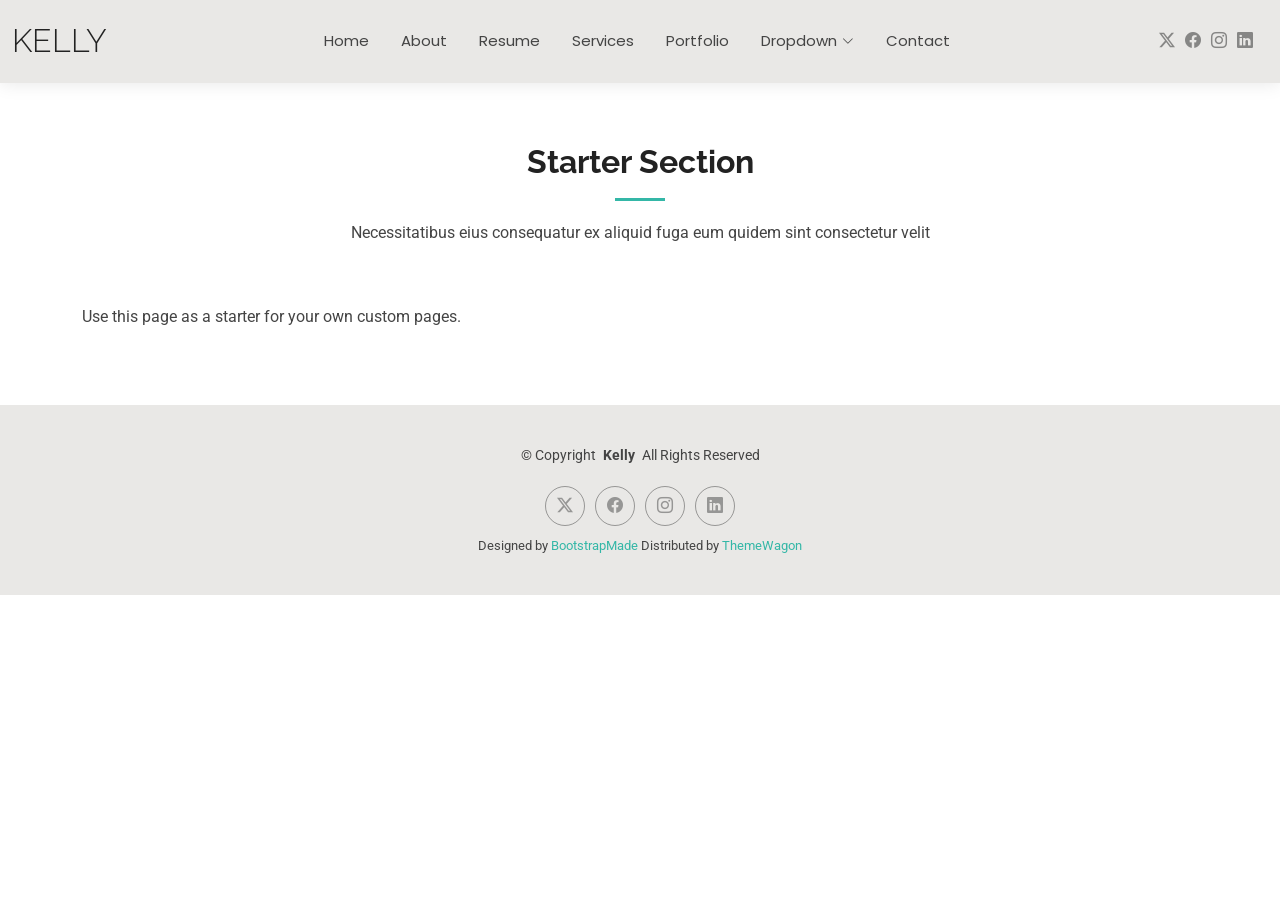
<file: starter-page.html>
<!DOCTYPE html>
<html lang="en">

<head>
  <meta charset="utf-8">
  <meta content="width=device-width, initial-scale=1.0" name="viewport">
  <title>Starter Page - Kelly Bootstrap Template</title>
  <meta name="description" content="">
  <meta name="keywords" content="">

  <!-- Favicons -->
  <link href="assets/img/favicon.png" rel="icon">
  <link href="assets/img/apple-touch-icon.png" rel="apple-touch-icon">

  <!-- Fonts -->
  <link href="https://fonts.googleapis.com" rel="preconnect">
  <link href="https://fonts.gstatic.com" rel="preconnect" crossorigin>
  <link href="https://fonts.googleapis.com/css2?family=Roboto:ital,wght@0,100;0,300;0,400;0,500;0,700;0,900;1,100;1,300;1,400;1,500;1,700;1,900&family=Poppins:ital,wght@0,100;0,200;0,300;0,400;0,500;0,600;0,700;0,800;0,900;1,100;1,200;1,300;1,400;1,500;1,600;1,700;1,800;1,900&family=Raleway:ital,wght@0,100;0,200;0,300;0,400;0,500;0,600;0,700;0,800;0,900;1,100;1,200;1,300;1,400;1,500;1,600;1,700;1,800;1,900&display=swap" rel="stylesheet">

  <!-- Vendor CSS Files -->
  <link href="assets/vendor/bootstrap/css/bootstrap.min.css" rel="stylesheet">
  <link href="assets/vendor/bootstrap-icons/bootstrap-icons.css" rel="stylesheet">
  <link href="assets/vendor/aos/aos.css" rel="stylesheet">
  <link href="assets/vendor/swiper/swiper-bundle.min.css" rel="stylesheet">
  <link href="assets/vendor/glightbox/css/glightbox.min.css" rel="stylesheet">

  <!-- Main CSS File -->
  <link href="assets/css/main.css" rel="stylesheet">

  <!-- =======================================================
  * Template Name: Kelly
  * Template URL: https://bootstrapmade.com/kelly-free-bootstrap-cv-resume-html-template/
  * Updated: Aug 07 2024 with Bootstrap v5.3.3
  * Author: BootstrapMade.com
  * License: https://bootstrapmade.com/license/
  ======================================================== -->
</head>

<body class="starter-page-page">

  <header id="header" class="header d-flex align-items-center light-background sticky-top">
    <div class="container-fluid position-relative d-flex align-items-center justify-content-between">

      <a href="index.html" class="logo d-flex align-items-center me-auto me-xl-0">
        <!-- Uncomment the line below if you also wish to use an image logo -->
        <!-- <img src="assets/img/logo.png" alt=""> -->
        <h1 class="sitename">Kelly</h1>
      </a>

      <nav id="navmenu" class="navmenu">
        <ul>
          <li><a href="index.html">Home</a></li>
          <li><a href="about.html">About</a></li>
          <li><a href="resume.html">Resume</a></li>
          <li><a href="services.html">Services</a></li>
          <li><a href="portfolio.html">Portfolio</a></li>
          <li class="dropdown"><a href="#"><span>Dropdown</span> <i class="bi bi-chevron-down toggle-dropdown"></i></a>
            <ul>
              <li><a href="#">Dropdown 1</a></li>
              <li class="dropdown"><a href="#"><span>Deep Dropdown</span> <i class="bi bi-chevron-down toggle-dropdown"></i></a>
                <ul>
                  <li><a href="#">Deep Dropdown 1</a></li>
                  <li><a href="#">Deep Dropdown 2</a></li>
                  <li><a href="#">Deep Dropdown 3</a></li>
                  <li><a href="#">Deep Dropdown 4</a></li>
                  <li><a href="#">Deep Dropdown 5</a></li>
                </ul>
              </li>
              <li><a href="#">Dropdown 2</a></li>
              <li><a href="#">Dropdown 3</a></li>
              <li><a href="#">Dropdown 4</a></li>
            </ul>
          </li>
          <li><a href="contact.html">Contact</a></li>
        </ul>
        <i class="mobile-nav-toggle d-xl-none bi bi-list"></i>
      </nav>

      <div class="header-social-links">
        <a href="#" class="twitter"><i class="bi bi-twitter-x"></i></a>
        <a href="#" class="facebook"><i class="bi bi-facebook"></i></a>
        <a href="#" class="instagram"><i class="bi bi-instagram"></i></a>
        <a href="#" class="linkedin"><i class="bi bi-linkedin"></i></a>
      </div>

    </div>
  </header>

  <main class="main">

    <!-- Starter Section Section -->
    <section id="starter-section" class="starter-section section">

      <!-- Section Title -->
      <div class="container section-title" data-aos="fade-up">
        <h2>Starter Section</h2>
        <p>Necessitatibus eius consequatur ex aliquid fuga eum quidem sint consectetur velit</p>
      </div><!-- End Section Title -->

      <div class="container" data-aos="fade-up">
        <p>Use this page as a starter for your own custom pages.</p>
      </div>

    </section><!-- /Starter Section Section -->

  </main>

  <footer id="footer" class="footer light-background">

    <div class="container">
      <div class="copyright text-center ">
        <p>© <span>Copyright</span> <strong class="px-1 sitename">Kelly</strong> <span>All Rights Reserved<br></span></p>
      </div>
      <div class="social-links d-flex justify-content-center">
        <a href=""><i class="bi bi-twitter-x"></i></a>
        <a href=""><i class="bi bi-facebook"></i></a>
        <a href=""><i class="bi bi-instagram"></i></a>
        <a href=""><i class="bi bi-linkedin"></i></a>
      </div>
      <div class="credits">
        <!-- All the links in the footer should remain intact. -->
        <!-- You can delete the links only if you've purchased the pro version. -->
        <!-- Licensing information: https://bootstrapmade.com/license/ -->
        <!-- Purchase the pro version with working PHP/AJAX contact form: [buy-url] -->
        Designed by <a href="https://bootstrapmade.com/">BootstrapMade</a> Distributed by <a href=“https://themewagon.com>ThemeWagon
      </div>
    </div>

  </footer>

  <!-- Scroll Top -->
  <a href="#" id="scroll-top" class="scroll-top d-flex align-items-center justify-content-center"><i class="bi bi-arrow-up-short"></i></a>

  <!-- Preloader -->
  <div id="preloader"></div>

  <!-- Vendor JS Files -->
  <script src="assets/vendor/bootstrap/js/bootstrap.bundle.min.js"></script>
  <script src="assets/vendor/php-email-form/validate.js"></script>
  <script src="assets/vendor/aos/aos.js"></script>
  <script src="assets/vendor/waypoints/noframework.waypoints.js"></script>
  <script src="assets/vendor/purecounter/purecounter_vanilla.js"></script>
  <script src="assets/vendor/swiper/swiper-bundle.min.js"></script>
  <script src="assets/vendor/glightbox/js/glightbox.min.js"></script>
  <script src="assets/vendor/imagesloaded/imagesloaded.pkgd.min.js"></script>
  <script src="assets/vendor/isotope-layout/isotope.pkgd.min.js"></script>

  <!-- Main JS File -->
  <script src="assets/js/main.js"></script>

</body>

</html>
</file>
<file: assets/css/main.css>
/**
* Template Name: Kelly
* Template URL: https://bootstrapmade.com/kelly-free-bootstrap-cv-resume-html-template/
* Updated: Aug 07 2024 with Bootstrap v5.3.3
* Author: BootstrapMade.com
* License: https://bootstrapmade.com/license/
*/

/*--------------------------------------------------------------
# Font & Color Variables
# Help: https://bootstrapmade.com/color-system/
--------------------------------------------------------------*/
/* Fonts */
:root {
  --default-font: "Roboto",  system-ui, -apple-system, "Segoe UI", Roboto, "Helvetica Neue", Arial, "Noto Sans", "Liberation Sans", sans-serif, "Apple Color Emoji", "Segoe UI Emoji", "Segoe UI Symbol", "Noto Color Emoji";
  --heading-font: "Raleway",  sans-serif;
  --nav-font: "Poppins",  sans-serif;
}

/* Global Colors - The following color variables are used throughout the website. Updating them here will change the color scheme of the entire website */
:root { 
  --background-color: #ffffff; /* Background color for the entire website, including individual sections */
  --default-color: #444444; /* Default color used for the majority of the text content across the entire website */
  --heading-color: #222222; /* Color for headings, subheadings and title throughout the website */
  --accent-color: #34b7a7; /* Accent color that represents your brand on the website. It's used for buttons, links, and other elements that need to stand out */
  --surface-color: #ffffff; /* The surface color is used as a background of boxed elements within sections, such as cards, icon boxes, or other elements that require a visual separation from the global background. */
  --contrast-color: #ffffff; /* Contrast color for text, ensuring readability against backgrounds of accent, heading, or default colors. */
}

/* Nav Menu Colors - The following color variables are used specifically for the navigation menu. They are separate from the global colors to allow for more customization options */
:root {
  --nav-color: #444444;  /* The default color of the main navmenu links */
  --nav-hover-color: #34b7a7; /* Applied to main navmenu links when they are hovered over or active */
  --nav-mobile-background-color: #ffffff; /* Used as the background color for mobile navigation menu */
  --nav-dropdown-background-color: #ffffff; /* Used as the background color for dropdown items that appear when hovering over primary navigation items */
  --nav-dropdown-color: #444444; /* Used for navigation links of the dropdown items in the navigation menu. */
  --nav-dropdown-hover-color: #34b7a7; /* Similar to --nav-hover-color, this color is applied to dropdown navigation links when they are hovered over. */
}

/* Color Presets - These classes override global colors when applied to any section or element, providing reuse of the sam color scheme. */

.light-background {
  --background-color: #e9e8e6;
  --surface-color: #ffffff;
}

.dark-background {
  --background-color: #060606;
  --default-color: #ffffff;
  --heading-color: #ffffff;
  --surface-color: #252525;
  --contrast-color: #ffffff;
}

/* Smooth scroll */
:root {
  scroll-behavior: smooth;
}

/*--------------------------------------------------------------
# General Styling & Shared Classes
--------------------------------------------------------------*/
body {
  color: var(--default-color);
  background-color: var(--background-color);
  font-family: var(--default-font);
}

a {
  color: var(--accent-color);
  text-decoration: none;
  transition: 0.3s;
}

a:hover {
  color: color-mix(in srgb, var(--accent-color), transparent 25%);
  text-decoration: none;
}

h1,
h2,
h3,
h4,
h5,
h6 {
  color: var(--heading-color);
  font-family: var(--heading-font);
}

/* PHP Email Form Messages
------------------------------*/
.php-email-form .error-message {
  display: none;
  background: #df1529;
  color: #ffffff;
  text-align: left;
  padding: 15px;
  margin-bottom: 24px;
  font-weight: 600;
}

.php-email-form .sent-message {
  display: none;
  color: #ffffff;
  background: #059652;
  text-align: center;
  padding: 15px;
  margin-bottom: 24px;
  font-weight: 600;
}

.php-email-form .loading {
  display: none;
  background: var(--surface-color);
  text-align: center;
  padding: 15px;
  margin-bottom: 24px;
}

.php-email-form .loading:before {
  content: "";
  display: inline-block;
  border-radius: 50%;
  width: 24px;
  height: 24px;
  margin: 0 10px -6px 0;
  border: 3px solid var(--accent-color);
  border-top-color: var(--surface-color);
  animation: php-email-form-loading 1s linear infinite;
}

@keyframes php-email-form-loading {
  0% {
    transform: rotate(0deg);
  }

  100% {
    transform: rotate(360deg);
  }
}

/*--------------------------------------------------------------
# Global Header
--------------------------------------------------------------*/
.header {
  color: var(--default-color);
  background-color: var(--background-color);
  padding: 15px 0;
  transition: all 0.5s;
  z-index: 997;
  box-shadow: 0px 0 18px rgba(0, 0, 0, 0.1);
}

.header .logo {
  line-height: 1;
}

.header .logo img {
  max-height: 36px;
  margin-right: 8px;
}

.header .logo h1 {
  font-size: 32px;
  margin: 0;
  font-weight: 300;
  text-transform: uppercase;
  color: var(--heading-color);
}

.header .header-social-links {
  padding-right: 15px;
}

.header .header-social-links a {
  color: color-mix(in srgb, var(--default-color), transparent 40%);
  padding-left: 6px;
  display: inline-block;
  transition: 0.3s;
  font-size: 16px;
}

.header .header-social-links a:hover {
  color: var(--accent-color);
}

.header .header-social-links a i {
  line-height: 0px;
}

@media (max-width: 1200px) {
  .header .logo {
    order: 1;
  }

  .header .header-social-links {
    order: 2;
  }

  .header .navmenu {
    order: 3;
  }
}

/*--------------------------------------------------------------
# Navigation Menu
--------------------------------------------------------------*/
/* Desktop Navigation */
@media (min-width: 1200px) {
  .navmenu {
    padding: 0;
  }

  .navmenu ul {
    margin: 0;
    padding: 0;
    display: flex;
    list-style: none;
    align-items: center;
  }

  .navmenu li {
    position: relative;
  }

  .navmenu>ul>li {
    white-space: nowrap;
    padding: 15px 14px;
  }

  .navmenu>ul>li:last-child {
    padding-right: 0;
  }

  .navmenu a,
  .navmenu a:focus {
    color: var(--nav-color);
    font-size: 15px;
    padding: 0 2px;
    font-family: var(--nav-font);
    font-weight: 400;
    display: flex;
    align-items: center;
    justify-content: space-between;
    white-space: nowrap;
    transition: 0.3s;
    position: relative;
  }

  .navmenu a i,
  .navmenu a:focus i {
    font-size: 12px;
    line-height: 0;
    margin-left: 5px;
    transition: 0.3s;
  }

  .navmenu>ul>li>a:before {
    content: "";
    position: absolute;
    height: 2px;
    bottom: -6px;
    left: 0;
    background-color: var(--nav-hover-color);
    visibility: hidden;
    width: 0px;
    transition: all 0.3s ease-in-out 0s;
  }

  .navmenu a:hover:before,
  .navmenu li:hover>a:before,
  .navmenu .active:before {
    visibility: visible;
    width: 25px;
  }

  .navmenu li:hover>a,
  .navmenu .active,
  .navmenu .active:focus {
    color: var(--nav-hover-color);
  }

  .navmenu .dropdown ul {
    margin: 0;
    padding: 10px 0;
    background: var(--nav-dropdown-background-color);
    display: block;
    position: absolute;
    visibility: hidden;
    left: 14px;
    top: 130%;
    opacity: 0;
    transition: 0.3s;
    border-radius: 4px;
    z-index: 99;
    box-shadow: 0px 0px 30px rgba(0, 0, 0, 0.1);
  }

  .navmenu .dropdown ul li {
    min-width: 200px;
  }

  .navmenu .dropdown ul a {
    padding: 10px 20px;
    font-size: 15px;
    text-transform: none;
    color: var(--nav-dropdown-color);
  }

  .navmenu .dropdown ul a i {
    font-size: 12px;
  }

  .navmenu .dropdown ul a:hover,
  .navmenu .dropdown ul .active:hover,
  .navmenu .dropdown ul li:hover>a {
    color: var(--nav-dropdown-hover-color);
  }

  .navmenu .dropdown:hover>ul {
    opacity: 1;
    top: 100%;
    visibility: visible;
  }

  .navmenu .dropdown .dropdown ul {
    top: 0;
    left: -90%;
    visibility: hidden;
  }

  .navmenu .dropdown .dropdown:hover>ul {
    opacity: 1;
    top: 0;
    left: -100%;
    visibility: visible;
  }
}

/* Mobile Navigation */
@media (max-width: 1199px) {
  .mobile-nav-toggle {
    color: var(--nav-color);
    font-size: 28px;
    line-height: 0;
    margin-right: 10px;
    cursor: pointer;
    transition: color 0.3s;
  }

  .navmenu {
    padding: 0;
    z-index: 9997;
  }

  .navmenu ul {
    display: none;
    list-style: none;
    position: absolute;
    inset: 60px 20px 20px 20px;
    padding: 10px 0;
    margin: 0;
    border-radius: 6px;
    background-color: var(--nav-mobile-background-color);
    border: 1px solid color-mix(in srgb, var(--default-color), transparent 90%);
    box-shadow: none;
    overflow-y: auto;
    transition: 0.3s;
    z-index: 9998;
  }

  .navmenu a,
  .navmenu a:focus {
    color: var(--nav-dropdown-color);
    padding: 10px 20px;
    font-family: var(--nav-font);
    font-size: 17px;
    font-weight: 500;
    display: flex;
    align-items: center;
    justify-content: space-between;
    white-space: nowrap;
    transition: 0.3s;
  }

  .navmenu a i,
  .navmenu a:focus i {
    font-size: 12px;
    line-height: 0;
    margin-left: 5px;
    width: 30px;
    height: 30px;
    display: flex;
    align-items: center;
    justify-content: center;
    border-radius: 50%;
    transition: 0.3s;
    background-color: color-mix(in srgb, var(--accent-color), transparent 90%);
  }

  .navmenu a i:hover,
  .navmenu a:focus i:hover {
    background-color: var(--accent-color);
    color: var(--contrast-color);
  }

  .navmenu a:hover,
  .navmenu .active,
  .navmenu .active:focus {
    color: var(--nav-dropdown-hover-color);
  }

  .navmenu .active i,
  .navmenu .active:focus i {
    background-color: var(--accent-color);
    color: var(--contrast-color);
    transform: rotate(180deg);
  }

  .navmenu .dropdown ul {
    position: static;
    display: none;
    z-index: 99;
    padding: 10px 0;
    margin: 10px 20px;
    background-color: var(--nav-dropdown-background-color);
    transition: all 0.5s ease-in-out;
  }

  .navmenu .dropdown ul ul {
    background-color: rgba(33, 37, 41, 0.1);
  }

  .navmenu .dropdown>.dropdown-active {
    display: block;
    background-color: rgba(33, 37, 41, 0.03);
  }

  .mobile-nav-active {
    overflow: hidden;
  }

  .mobile-nav-active .mobile-nav-toggle {
    color: #fff;
    position: absolute;
    font-size: 32px;
    top: 15px;
    right: 15px;
    margin-right: 0;
    z-index: 9999;
  }

  .mobile-nav-active .navmenu {
    position: fixed;
    overflow: hidden;
    inset: 0;
    background: rgba(33, 37, 41, 0.8);
    transition: 0.3s;
  }

  .mobile-nav-active .navmenu>ul {
    display: block;
  }
}

/*--------------------------------------------------------------
# Global Footer
--------------------------------------------------------------*/
.footer {
  color: var(--default-color);
  background-color: var(--background-color);
  font-size: 14px;
  padding: 40px 0;
  position: relative;
}

.footer .copyright p {
  margin-bottom: 0;
}

.footer .social-links {
  margin-top: 20px;
}

.footer .social-links a {
  display: flex;
  align-items: center;
  justify-content: center;
  width: 40px;
  height: 40px;
  border-radius: 50%;
  border: 1px solid color-mix(in srgb, var(--default-color), transparent 50%);
  font-size: 16px;
  color: color-mix(in srgb, var(--default-color), transparent 50%);
  margin: 0 5px;
  transition: 0.3s;
}

.footer .social-links a:hover {
  color: var(--accent-color);
  border-color: var(--accent-color);
}

.footer .credits {
  margin-top: 10px;
  font-size: 13px;
  text-align: center;
}

/*--------------------------------------------------------------
# Preloader
--------------------------------------------------------------*/
#preloader {
  position: fixed;
  inset: 0;
  z-index: 9999;
  overflow: hidden;
  background-color: var(--background-color);
  transition: all 0.6s ease-out;
  width: 100%;
  height: 100vh;
}

#preloader:before,
#preloader:after {
  content: "";
  position: absolute;
  border: 4px solid var(--accent-color);
  border-radius: 50%;
  animation: animate-preloader 2s cubic-bezier(0, 0.2, 0.8, 1) infinite;
}

#preloader:after {
  animation-delay: -0.5s;
}

@keyframes animate-preloader {
  0% {
    width: 10px;
    height: 10px;
    top: calc(50% - 5px);
    left: calc(50% - 5px);
    opacity: 1;
  }

  100% {
    width: 72px;
    height: 72px;
    top: calc(50% - 36px);
    left: calc(50% - 36px);
    opacity: 0;
  }
}

/*--------------------------------------------------------------
# Scroll Top Button
--------------------------------------------------------------*/
.scroll-top {
  position: fixed;
  visibility: hidden;
  opacity: 0;
  right: 15px;
  bottom: -15px;
  z-index: 99999;
  background-color: var(--accent-color);
  width: 44px;
  height: 44px;
  border-radius: 50px;
  transition: all 0.4s;
}

.scroll-top i {
  font-size: 24px;
  color: var(--contrast-color);
  line-height: 0;
}

.scroll-top:hover {
  background-color: color-mix(in srgb, var(--accent-color), transparent 20%);
  color: var(--contrast-color);
}

.scroll-top.active {
  visibility: visible;
  opacity: 1;
  bottom: 15px;
}

/*--------------------------------------------------------------
# Disable aos animation delay on mobile devices
--------------------------------------------------------------*/
@media screen and (max-width: 768px) {
  [data-aos-delay] {
    transition-delay: 0 !important;
  }
}

/*--------------------------------------------------------------
# Global Page Titles & Breadcrumbs
--------------------------------------------------------------*/
.page-title {
  color: var(--default-color);
  background-color: var(--background-color);
  padding: 25px 0;
  position: relative;
  border-bottom: 1px solid color-mix(in srgb, var(--default-color), transparent 85%);
}

.page-title h1 {
  font-size: 24px;
  font-weight: 400;
}

.page-title .breadcrumbs ol {
  display: flex;
  flex-wrap: wrap;
  list-style: none;
  padding: 0;
  margin: 0;
  font-size: 14px;
  font-weight: 400;
}

.page-title .breadcrumbs ol li+li {
  padding-left: 10px;
}

.page-title .breadcrumbs ol li+li::before {
  content: "/";
  display: inline-block;
  padding-right: 10px;
  color: color-mix(in srgb, var(--default-color), transparent 70%);
}

/*--------------------------------------------------------------
# Global Sections
--------------------------------------------------------------*/
section,
.section {
  color: var(--default-color);
  background-color: var(--background-color);
  padding: 60px 0;
  scroll-margin-top: 100px;
  overflow: clip;
}

@media (max-width: 1199px) {

  section,
  .section {
    scroll-margin-top: 66px;
  }
}

/*--------------------------------------------------------------
# Global Section Titles
--------------------------------------------------------------*/
.section-title {
  text-align: center;
  padding-bottom: 60px;
  position: relative;
}

.section-title h2 {
  font-size: 32px;
  font-weight: 700;
  margin-bottom: 20px;
  padding-bottom: 20px;
  position: relative;
}

.section-title h2:after {
  content: "";
  position: absolute;
  display: block;
  width: 50px;
  height: 3px;
  background: var(--accent-color);
  left: 0;
  right: 0;
  bottom: 0;
  margin: auto;
}

.section-title p {
  margin-bottom: 0;
}

/*--------------------------------------------------------------
# Hero Section
--------------------------------------------------------------*/
.hero {
  width: 100%;
  min-height: calc(100vh - 82px);
  position: relative;
  padding: 80px 0;
  display: flex;
  align-items: center;
  justify-content: center;
}

@media (max-width: 1200px) {
  .hero {
    min-height: calc(100vh - 68px);
  }
}

.hero img {
  position: absolute;
  inset: 0;
  display: block;
  width: 100%;
  height: 100%;
  object-fit: cover;
  z-index: 1;
}

.hero .container {
  position: relative;
  z-index: 3;
}

.hero h2 {
  margin: 0;
  font-size: 48px;
  font-weight: 700;
}

.hero p {
  margin: 10px 0 0 0;
  font-size: 24px;
  color: var(--heading-color);
}

.hero .btn-get-started {
  color: var(--contrast-color);
  background: var(--accent-color);
  font-family: var(--heading-font);
  text-transform: uppercase;
  font-weight: 600;
  font-size: 12px;
  letter-spacing: 1px;
  display: inline-block;
  padding: 12px 40px;
  border-radius: 50px;
  transition: 0.5s;
  margin-top: 30px;
}

.hero .btn-get-started:hover {
  background: color-mix(in srgb, var(--accent-color) 90%, white 20%);
}

@media (max-width: 768px) {
  .hero h2 {
    font-size: 32px;
  }

  .hero p {
    font-size: 18px;
  }
}

/*--------------------------------------------------------------
# About Section
--------------------------------------------------------------*/
.about .content h2 {
  font-weight: 700;
  font-size: 24px;
}

.about .content ul {
  list-style: none;
  padding: 0;
}

.about .content ul li {
  margin-bottom: 20px;
  display: flex;
  align-items: center;
}

.about .content ul strong {
  margin-right: 10px;
}

.about .content ul i {
  font-size: 16px;
  margin-right: 5px;
  color: var(--accent-color);
  line-height: 0;
}

/*--------------------------------------------------------------
# Skills Section
--------------------------------------------------------------*/
.skills .progress {
  height: 60px;
  display: block;
  background: none;
  border-radius: 0;
}

.skills .progress .skill {
  color: var(--heading-color);
  padding: 0;
  margin: 0 0 6px 0;
  text-transform: uppercase;
  display: block;
  font-weight: 600;
  font-family: var(--heading-font);
}

.skills .progress .skill .val {
  float: right;
  font-style: normal;
}

.skills .progress-bar-wrap {
  background: color-mix(in srgb, var(--default-color), transparent 90%);
  height: 10px;
}

.skills .progress-bar {
  width: 1px;
  height: 10px;
  transition: 0.9s;
  background-color: var(--accent-color);
}

/*--------------------------------------------------------------
# Stats Section
--------------------------------------------------------------*/
.stats .stats-item {
  padding: 30px;
  width: 100%;
}

.stats .stats-item span {
  color: var(--heading-color);
  font-size: 48px;
  display: block;
  font-weight: 700;
  margin-bottom: 20px;
  padding-bottom: 20px;
  position: relative;
}

.stats .stats-item span:after {
  content: "";
  position: absolute;
  display: block;
  width: 25px;
  height: 3px;
  background: var(--accent-color);
  left: 0;
  right: 0;
  bottom: 0;
  margin: auto;
}

.stats .stats-item p {
  color: color-mix(in srgb, var(--default-color), transparent 40%);
  padding: 0;
  margin: 0;
  font-family: var(--heading-font);
  font-weight: 500;
}

/*--------------------------------------------------------------
# Testimonials Section
--------------------------------------------------------------*/
.testimonials .section-header {
  margin-bottom: 40px;
}

.testimonials .testimonials-carousel,
.testimonials .testimonials-slider {
  overflow: hidden;
}

.testimonials .testimonial-item {
  text-align: center;
}

.testimonials .testimonial-item .testimonial-img {
  width: 120px;
  border-radius: 50%;
  border: 4px solid var(--background-color);
  margin: 0 auto;
}

.testimonials .testimonial-item h3 {
  font-size: 20px;
  font-weight: bold;
  margin: 10px 0 5px 0;
}

.testimonials .testimonial-item h4 {
  font-size: 14px;
  color: color-mix(in srgb, var(--default-color), transparent 40%);
  margin: 0 0 15px 0;
}

.testimonials .testimonial-item .stars {
  margin-bottom: 15px;
}

.testimonials .testimonial-item .stars i {
  color: #ffc107;
  margin: 0 1px;
}

.testimonials .testimonial-item .quote-icon-left,
.testimonials .testimonial-item .quote-icon-right {
  color: color-mix(in srgb, var(--accent-color), transparent 50%);
  font-size: 26px;
  line-height: 0;
}

.testimonials .testimonial-item .quote-icon-left {
  display: inline-block;
  left: -5px;
  position: relative;
}

.testimonials .testimonial-item .quote-icon-right {
  display: inline-block;
  right: -5px;
  position: relative;
  top: 10px;
  transform: scale(-1, -1);
}

.testimonials .testimonial-item p {
  font-style: italic;
  margin: 0 auto 15px auto;
}

.testimonials .swiper-wrapper {
  height: auto;
}

.testimonials .swiper-pagination {
  margin-top: 20px;
  position: relative;
}

.testimonials .swiper-pagination .swiper-pagination-bullet {
  width: 12px;
  height: 12px;
  opacity: 1;
  background-color: color-mix(in srgb, var(--default-color), transparent 85%);
}

.testimonials .swiper-pagination .swiper-pagination-bullet-active {
  background-color: var(--accent-color);
}

@media (min-width: 992px) {
  .testimonials .testimonial-item p {
    width: 80%;
  }
}

/*--------------------------------------------------------------
# Resume Section
--------------------------------------------------------------*/
.resume .resume-title {
  color: var(--heading-color);
  font-size: 26px;
  font-weight: 700;
  margin-top: 20px;
  margin-bottom: 20px;
}

.resume .resume-item {
  padding: 0 0 20px 20px;
  margin-top: -2px;
  border-left: 2px solid var(--accent-color);
  position: relative;
}

.resume .resume-item h4 {
  line-height: 18px;
  font-size: 18px;
  font-weight: 600;
  text-transform: uppercase;
  color: color-mix(in srgb, var(--default-color), transparent 20%);
  margin-bottom: 10px;
}

.resume .resume-item h5 {
  font-size: 16px;
  padding: 5px 15px;
  display: inline-block;
  font-weight: 600;
  margin-bottom: 10px;
}

.resume .resume-item ul {
  padding-left: 20px;
}

.resume .resume-item ul li {
  padding-bottom: 10px;
}

.resume .resume-item:last-child {
  padding-bottom: 0;
}

.resume .resume-item::before {
  content: "";
  position: absolute;
  width: 16px;
  height: 16px;
  border-radius: 50px;
  left: -9px;
  top: 0;
  background: var(--background-color);
  border: 2px solid var(--accent-color);
}

/*--------------------------------------------------------------
# Services Section
--------------------------------------------------------------*/
.services .service-item {
  background-color: var(--surface-color);
  box-shadow: 0px 5px 90px 0px rgba(0, 0, 0, 0.1);
  height: 100%;
  padding: 60px 30px;
  text-align: center;
  transition: 0.3s;
  border-radius: 5px;
}

.services .service-item .icon {
  margin: 0 auto;
  width: 100px;
  height: 100px;
  display: flex;
  align-items: center;
  justify-content: center;
  transition: ease-in-out 0.3s;
  position: relative;
}

.services .service-item .icon i {
  font-size: 36px;
  transition: 0.5s;
  position: relative;
}

.services .service-item .icon svg {
  position: absolute;
  top: 0;
  left: 0;
}

.services .service-item .icon svg path {
  transition: 0.5s;
  fill: color-mix(in srgb, var(--default-color), transparent 95%);
}

.services .service-item h3 {
  font-weight: 700;
  margin: 10px 0 15px 0;
  font-size: 22px;
}

.services .service-item p {
  line-height: 24px;
  font-size: 14px;
  margin-bottom: 0;
}

.services .service-item:hover {
  box-shadow: 0px 5px 35px 0px rgba(0, 0, 0, 0.1);
}

.services .service-item.item-cyan i {
  color: #0dcaf0;
}

.services .service-item.item-cyan:hover .icon i {
  color: #fff;
}

.services .service-item.item-cyan:hover .icon path {
  fill: #0dcaf0;
}

.services .service-item.item-orange i {
  color: #fd7e14;
}

.services .service-item.item-orange:hover .icon i {
  color: #fff;
}

.services .service-item.item-orange:hover .icon path {
  fill: #fd7e14;
}

.services .service-item.item-teal i {
  color: #20c997;
}

.services .service-item.item-teal:hover .icon i {
  color: #fff;
}

.services .service-item.item-teal:hover .icon path {
  fill: #20c997;
}

.services .service-item.item-red i {
  color: #df1529;
}

.services .service-item.item-red:hover .icon i {
  color: #fff;
}

.services .service-item.item-red:hover .icon path {
  fill: #df1529;
}

.services .service-item.item-indigo i {
  color: #6610f2;
}

.services .service-item.item-indigo:hover .icon i {
  color: #fff;
}

.services .service-item.item-indigo:hover .icon path {
  fill: #6610f2;
}

.services .service-item.item-pink i {
  color: #f3268c;
}

.services .service-item.item-pink:hover .icon i {
  color: #fff;
}

.services .service-item.item-pink:hover .icon path {
  fill: #f3268c;
}

/*--------------------------------------------------------------
# Portfolio Section
--------------------------------------------------------------*/
.portfolio .portfolio-filters {
  padding: 0;
  margin: 0 auto 20px auto;
  list-style: none;
  text-align: center;
}

.portfolio .portfolio-filters li {
  cursor: pointer;
  display: inline-block;
  padding: 8px 20px 10px 20px;
  margin: 0;
  font-size: 15px;
  font-weight: 500;
  line-height: 1;
  margin-bottom: 5px;
  border-radius: 50px;
  transition: all 0.3s ease-in-out;
  font-family: var(--heading-font);
}

.portfolio .portfolio-filters li:hover,
.portfolio .portfolio-filters li.filter-active {
  color: var(--contrast-color);
  background-color: var(--accent-color);
}

.portfolio .portfolio-filters li:first-child {
  margin-left: 0;
}

.portfolio .portfolio-filters li:last-child {
  margin-right: 0;
}

@media (max-width: 575px) {
  .portfolio .portfolio-filters li {
    font-size: 14px;
    margin: 0 0 10px 0;
  }
}

.portfolio .portfolio-item {
  position: relative;
  overflow: hidden;
}

.portfolio .portfolio-item .portfolio-info {
  opacity: 0;
  position: absolute;
  left: 12px;
  right: 12px;
  bottom: -100%;
  z-index: 3;
  transition: all ease-in-out 0.5s;
  background: color-mix(in srgb, var(--surface-color), transparent 10%);
  padding: 15px;
}

.portfolio .portfolio-item .portfolio-info h4 {
  font-size: 18px;
  font-weight: 600;
  padding-right: 50px;
}

.portfolio .portfolio-item .portfolio-info p {
  color: color-mix(in srgb, var(--default-color), transparent 30%);
  font-size: 14px;
  margin-bottom: 0;
  padding-right: 50px;
}

.portfolio .portfolio-item .portfolio-info .preview-link,
.portfolio .portfolio-item .portfolio-info .details-link {
  position: absolute;
  right: 50px;
  font-size: 24px;
  top: calc(50% - 14px);
  color: color-mix(in srgb, var(--default-color), transparent 30%);
  transition: 0.3s;
  line-height: 0;
}

.portfolio .portfolio-item .portfolio-info .preview-link:hover,
.portfolio .portfolio-item .portfolio-info .details-link:hover {
  color: var(--accent-color);
}

.portfolio .portfolio-item .portfolio-info .details-link {
  right: 14px;
  font-size: 28px;
}

.portfolio .portfolio-item:hover .portfolio-info {
  opacity: 1;
  bottom: 0;
}

/*--------------------------------------------------------------
# Portfolio Details Section
--------------------------------------------------------------*/
.portfolio-details .portfolio-details-slider img {
  width: 100%;
}

.portfolio-details .portfolio-details-slider .swiper-pagination {
  margin-top: 20px;
  position: relative;
}

.portfolio-details .portfolio-details-slider .swiper-pagination .swiper-pagination-bullet {
  width: 12px;
  height: 12px;
  background-color: color-mix(in srgb, var(--default-color), transparent 85%);
  opacity: 1;
}

.portfolio-details .portfolio-details-slider .swiper-pagination .swiper-pagination-bullet-active {
  background-color: var(--accent-color);
}

.portfolio-details .portfolio-info {
  background-color: var(--surface-color);
  padding: 30px;
  box-shadow: 0px 0 30px rgba(0, 0, 0, 0.1);
}

.portfolio-details .portfolio-info h3 {
  font-size: 22px;
  font-weight: 700;
  margin-bottom: 20px;
  padding-bottom: 20px;
  border-bottom: 1px solid color-mix(in srgb, var(--default-color), transparent 85%);
}

.portfolio-details .portfolio-info ul {
  list-style: none;
  padding: 0;
  font-size: 15px;
}

.portfolio-details .portfolio-info ul li+li {
  margin-top: 10px;
}

.portfolio-details .portfolio-description {
  padding-top: 30px;
}

.portfolio-details .portfolio-description h2 {
  font-size: 26px;
  font-weight: 700;
  margin-bottom: 20px;
}

.portfolio-details .portfolio-description p {
  padding: 0;
  color: color-mix(in srgb, var(--default-color), transparent 30%);
}

/*--------------------------------------------------------------
# Contact Section
--------------------------------------------------------------*/
.contact .info-wrap {
  background-color: var(--surface-color);
  box-shadow: 0px 0px 20px rgba(0, 0, 0, 0.1);
  padding: 30px;
}

@media (max-width: 575px) {
  .contact .info-wrap {
    padding: 20px;
  }
}

.contact .info-item {
  margin-bottom: 40px;
}

.contact .info-item i {
  font-size: 20px;
  color: var(--accent-color);
  background: color-mix(in srgb, var(--accent-color), transparent 92%);
  width: 44px;
  height: 44px;
  display: flex;
  justify-content: center;
  align-items: center;
  border-radius: 50px;
  transition: all 0.3s ease-in-out;
  margin-right: 15px;
}

.contact .info-item h3 {
  padding: 0;
  font-size: 18px;
  font-weight: 700;
  margin-bottom: 5px;
}

.contact .info-item p {
  padding: 0;
  margin-bottom: 0;
  font-size: 14px;
}

.contact .info-item:hover i {
  background: var(--accent-color);
  color: var(--contrast-color);
}

.contact .php-email-form {
  background-color: var(--surface-color);
  height: 100%;
  padding: 30px;
  box-shadow: 0px 0px 20px rgba(0, 0, 0, 0.1);
}

@media (max-width: 575px) {
  .contact .php-email-form {
    padding: 20px;
  }
}

.contact .php-email-form input[type=text],
.contact .php-email-form input[type=email],
.contact .php-email-form textarea {
  font-size: 14px;
  padding: 10px 15px;
  box-shadow: none;
  border-radius: 0;
  color: var(--default-color);
  background-color: var(--surface-color);
  border-color: color-mix(in srgb, var(--default-color), transparent 80%);
}

.contact .php-email-form input[type=text]:focus,
.contact .php-email-form input[type=email]:focus,
.contact .php-email-form textarea:focus {
  border-color: var(--accent-color);
}

.contact .php-email-form input[type=text]::placeholder,
.contact .php-email-form input[type=email]::placeholder,
.contact .php-email-form textarea::placeholder {
  color: color-mix(in srgb, var(--default-color), transparent 70%);
}

.contact .php-email-form button[type=submit] {
  color: var(--contrast-color);
  background: var(--accent-color);
  border: 0;
  padding: 10px 30px;
  transition: 0.4s;
  border-radius: 50px;
}

.contact .php-email-form button[type=submit]:hover {
  background: color-mix(in srgb, var(--accent-color), transparent 25%);
}

/*--------------------------------------------------------------
# Starter Section Section
--------------------------------------------------------------*/
.starter-section {
  /* Add your styles here */
}

.btn-main {
  background: linear-gradient(135deg, #00b894, #00cec9);
  color: #fff;
  padding: 12px 40px;
  border-radius: 50px;
  font-weight: 400;
  letter-spacing: 0.5px;
  text-decoration: none;
  transition: all 0.3s ease;
}

.btn-main:hover {
  background: linear-gradient(135deg, #00cec9, #00b894);
  transform: translateY(-2px);
}

.btn-outline {
  background: transparent;
  border: 2px solid #00b894;
  color: #00b894;
  padding: 10px 18px;
  border-radius: 50px;
  font-weight: 600;
  letter-spacing: 0.5px;
  text-decoration: none;
  transition: all 0.3s ease;
}

.btn-outline:hover {
  background: #00b894;
  color: #fff;
  transform: translateY(-2px);
}
</file>
